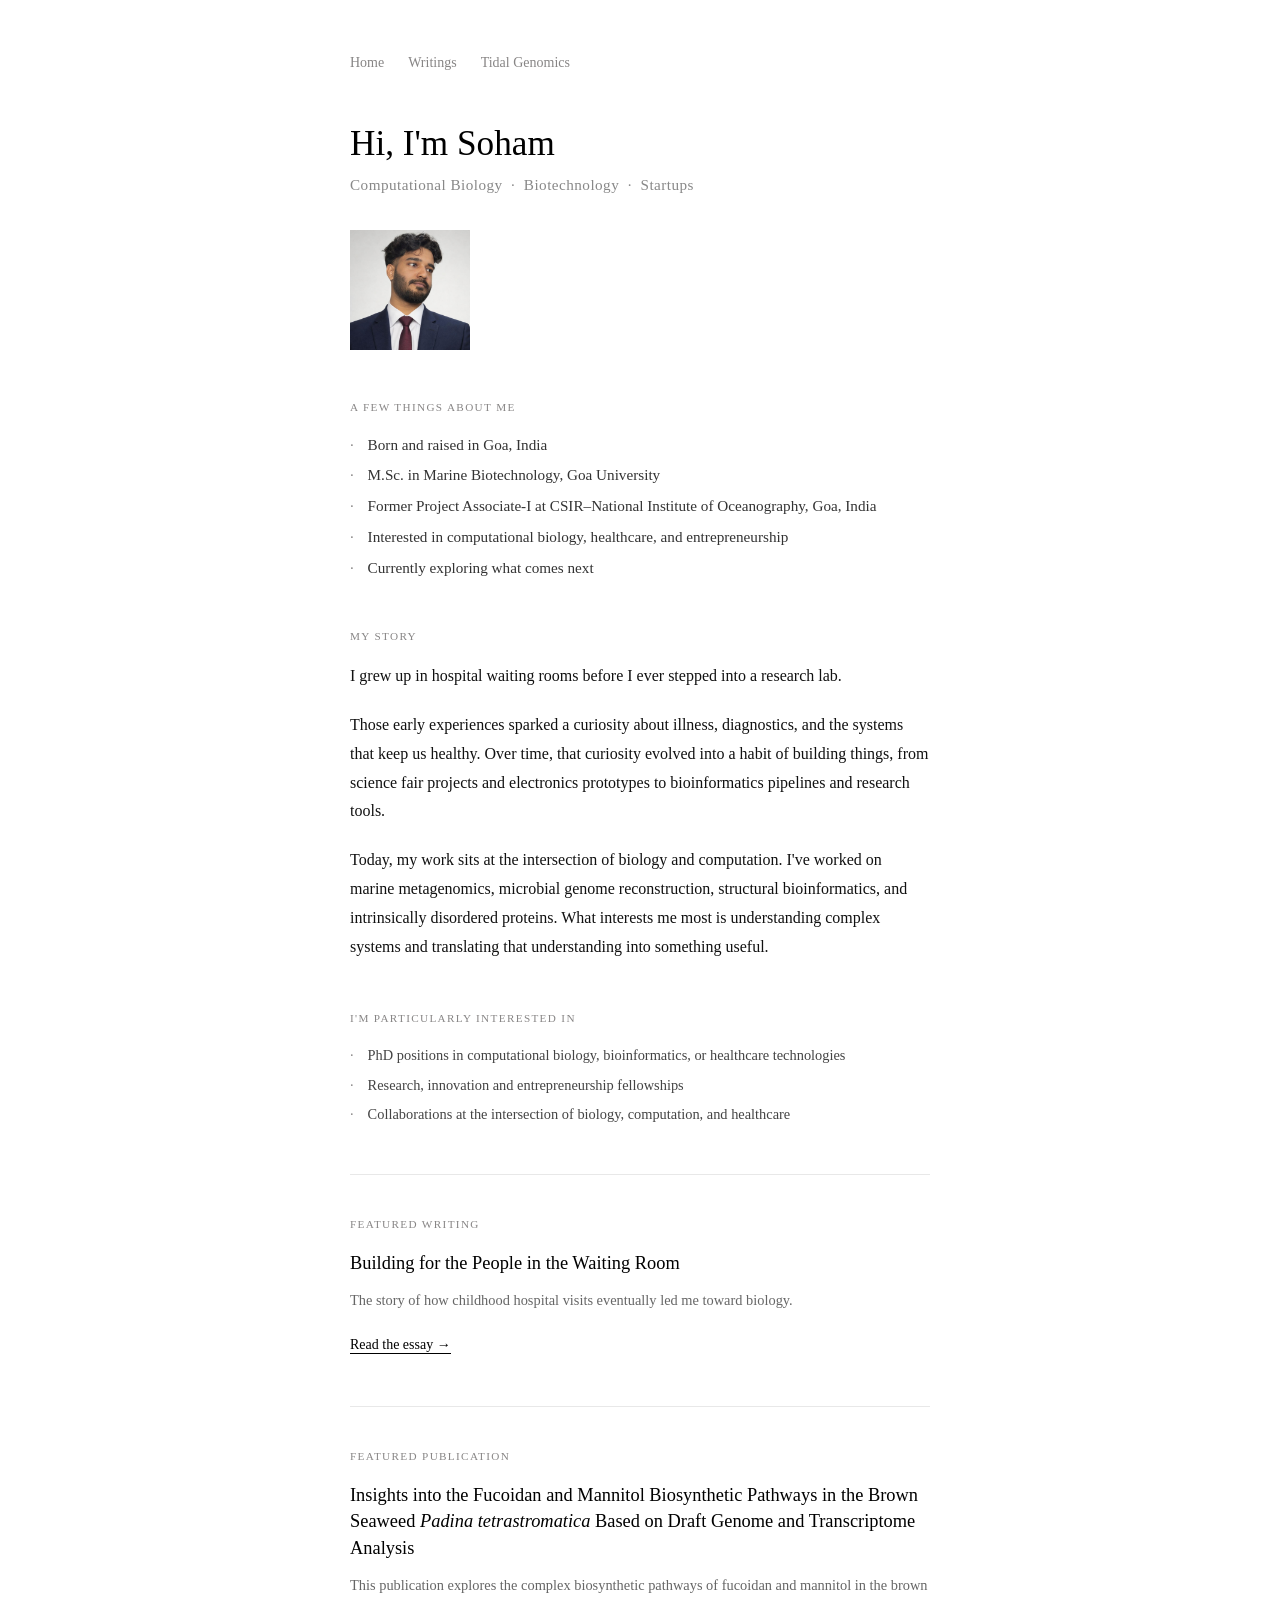
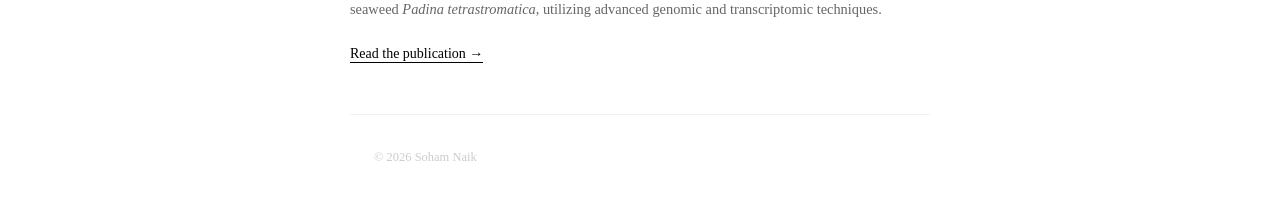
<file: index.html>
<!DOCTYPE html>
<html lang="en">
<head>
    <meta charset="UTF-8">
    <meta name="viewport" content="width=device-width, initial-scale=1.0">
    <title>Soham Naik</title>
    <meta name="description" content="Soham Naik — computational biologist, researcher, and builder from Goa, India.">
    <link rel="icon" href="main_character.png" type="image/png">
    <link rel="stylesheet" href="style.css">
</head>
<body>
    <div class="container">

        <nav class="menu">
            <a href="index.html">Home</a>
            <a href="writings.html">Writings</a>
            <a href="tidalgenomics/">Tidal Genomics</a>
        </nav>

        <div class="hero">
            <h1>Hi, I'm Soham</h1>
            <p class="subtitle">Computational Biology &nbsp;&middot;&nbsp; Biotechnology &nbsp;&middot;&nbsp; Startups</p>
        </div>

        <div class="profile-photo-container">
              <a
        href="https://www.linkedin.com/in/therealsohamnaik/"
        target="_blank"
        rel="noopener noreferrer" 
        aria-label="Visit Soham Naik's LinkedIn profile"
    >
            <img
                src="assets/newpfp.jpg"
                alt="Soham Naik"
                class="profile-photo"
                onerror="this.style.display='none'; this.nextElementSibling.style.display='flex';"
            >
            <div class="profile-placeholder">
                <svg width="120" height="120" viewBox="0 0 120 120" fill="none" xmlns="http://www.w3.org/2000/svg">
                    <rect width="120" height="120" fill="#f0f0f0"/>
                    <circle cx="60" cy="48" r="18" fill="#d0d0d0"/>
                    <path d="M24 100c0-19.9 16.1-36 36-36s36 16.1 36 36" fill="#d0d0d0"/>
                </svg>
            </div>
        </a>
        </div>

        <section class="section">
            <span class="section-label">A Few Things About Me</span>
            <ul class="about-list">
                <li>Born and raised in Goa, India</li>
                <li>M.Sc. in Marine Biotechnology, Goa University</li>
                <li>Former Project Associate-I at CSIR–National Institute of Oceanography, Goa, India</li>
                <li>Interested in computational biology, healthcare, and entrepreneurship</li>
                <li>Currently exploring what comes next</li>
            </ul>
        </section>

        <section class="section">
            <span class="section-label">My Story</span>
            <div class="story">
                <p>I grew up in hospital waiting rooms before I ever stepped into a research lab.</p>
                <p>Those early experiences sparked a curiosity about illness, diagnostics, and the systems that keep us healthy. Over time, that curiosity evolved into a habit of building things, from science fair projects and electronics prototypes to bioinformatics pipelines and research tools.</p>
                <p>Today, my work sits at the intersection of biology and computation. I've worked on marine metagenomics, microbial genome reconstruction, structural bioinformatics, and intrinsically disordered proteins. What interests me most is understanding complex systems and translating that understanding into something useful.</p>
            </div>
        </section>

        <section class="section">
            <span class="section-label">I'm particularly interested in</span>
            <ul class="interests-list">
                <li>PhD positions in computational biology, bioinformatics, or healthcare technologies</li>
                <li>Research, innovation and entrepreneurship fellowships</li>
                <li>Collaborations at the intersection of biology, computation, and healthcare</li>
            </ul>
        </section>

        <section class="featured">
            <span class="section-label">Featured Writing</span>
            <p class="featured-title">Building for the People in the Waiting Room</p>
            <p class="featured-description">The story of how childhood hospital visits eventually led me toward biology.</p>
            <a href="posts/building-for-the-people-in-the-waiting-room.html" class="featured-link">Read the essay &rarr;</a>
        </section>
        <section class="featured-publication">
            <span class="section-label">Featured Publication</span>
            <p class="featured-title">Insights into the Fucoidan and Mannitol Biosynthetic Pathways in the Brown Seaweed <i>Padina tetrastromatica</i> Based on Draft Genome and Transcriptome Analysis</p>
            <p class="featured-description">This publication explores the complex biosynthetic pathways of fucoidan and mannitol in the brown seaweed <i>Padina tetrastromatica</i>, utilizing advanced genomic and transcriptomic techniques.</p>
            <a href="https://link.springer.com/article/10.1007/s10126-026-10649-8" class="featured-link">Read the publication &rarr;</a>
        </section>
    </div>

    <footer class="footer">
        <p>&copy; 2026 Soham Naik</p>
    </footer>

    <script src="script.js"></script>
</body>
</html>
</file>
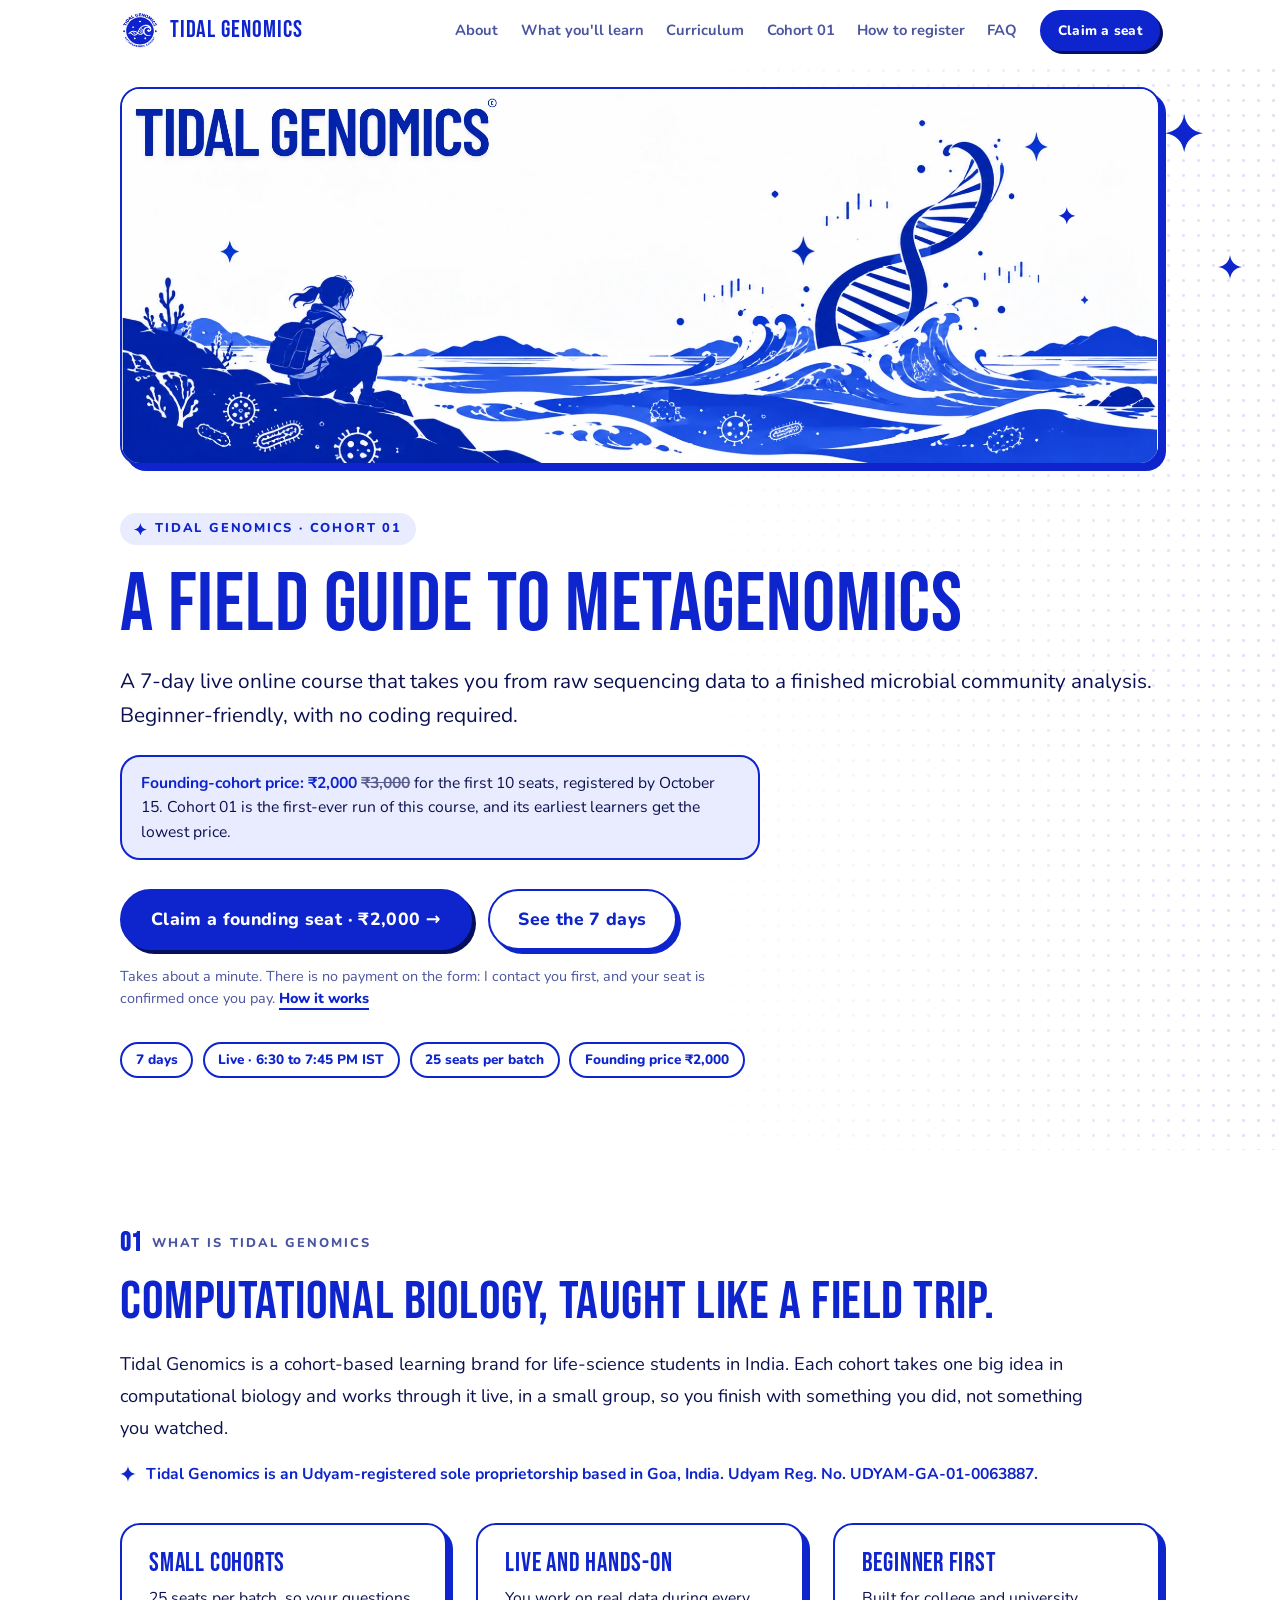
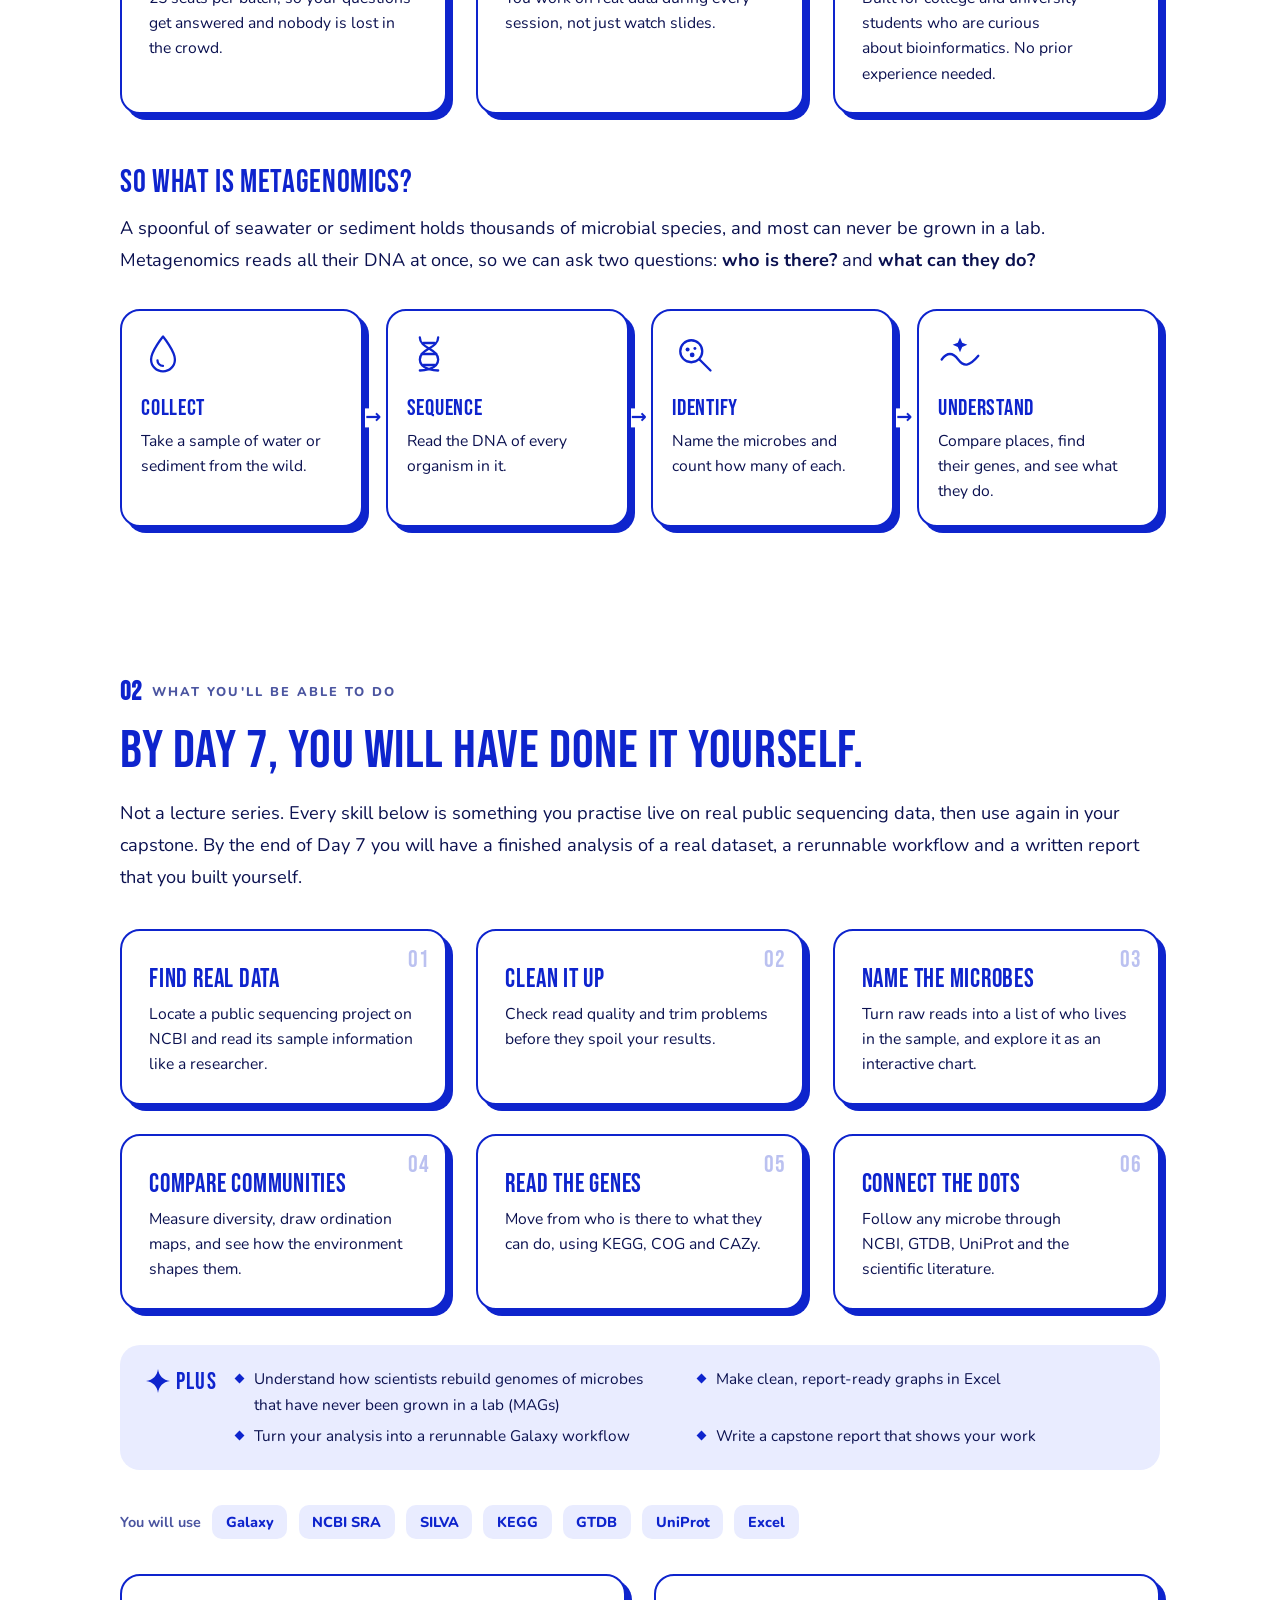
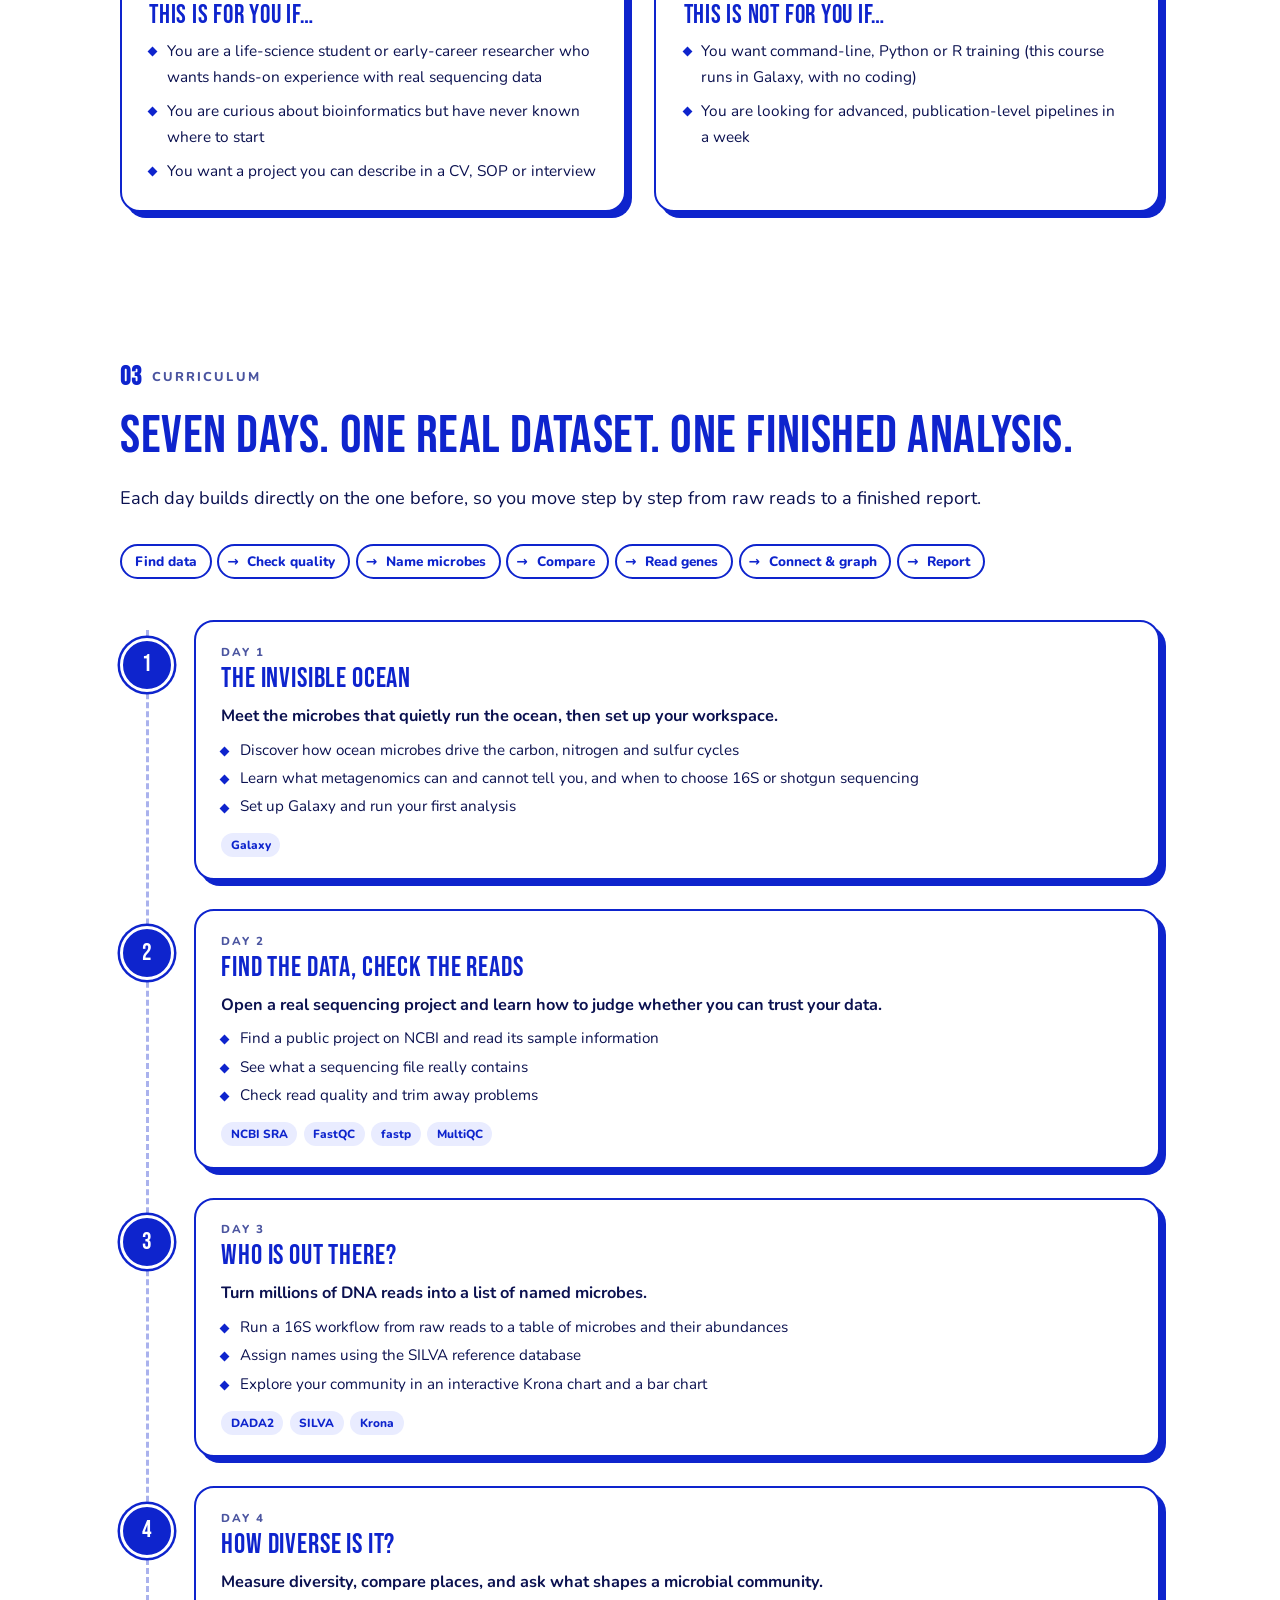
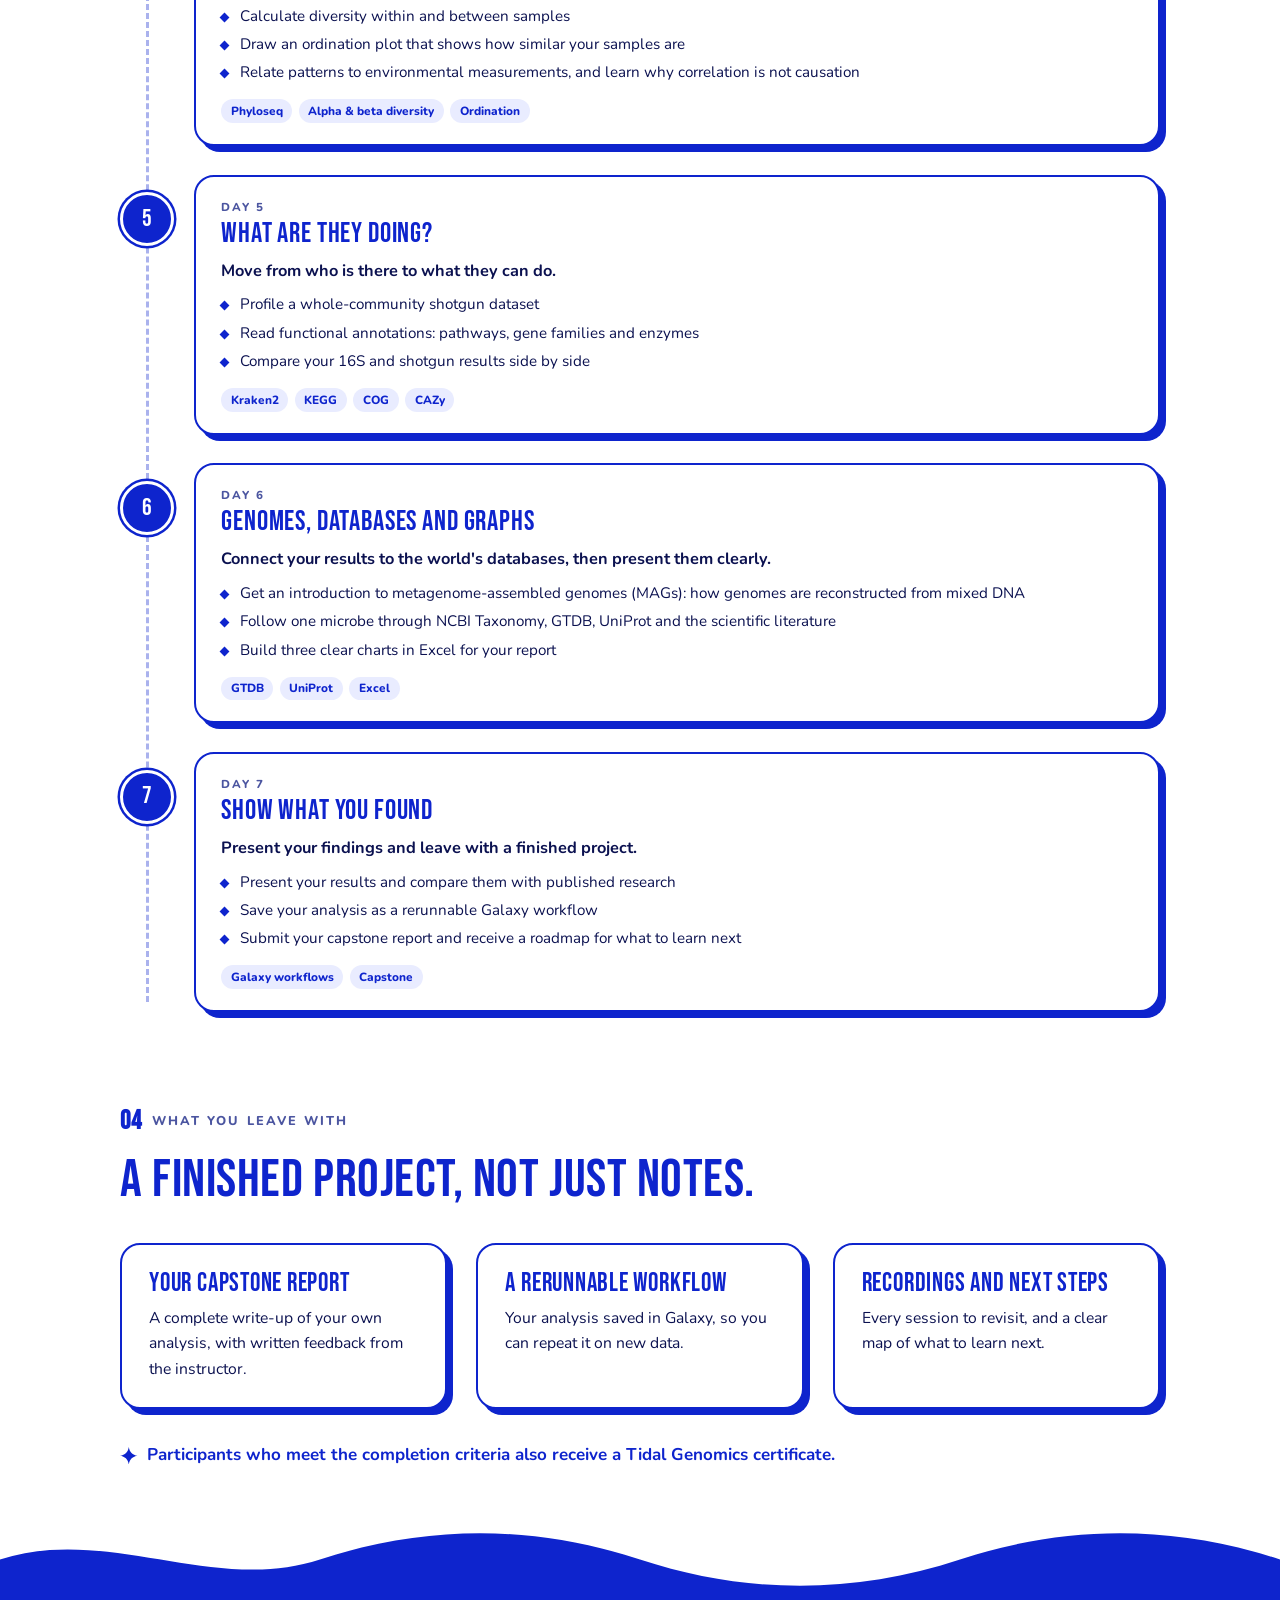
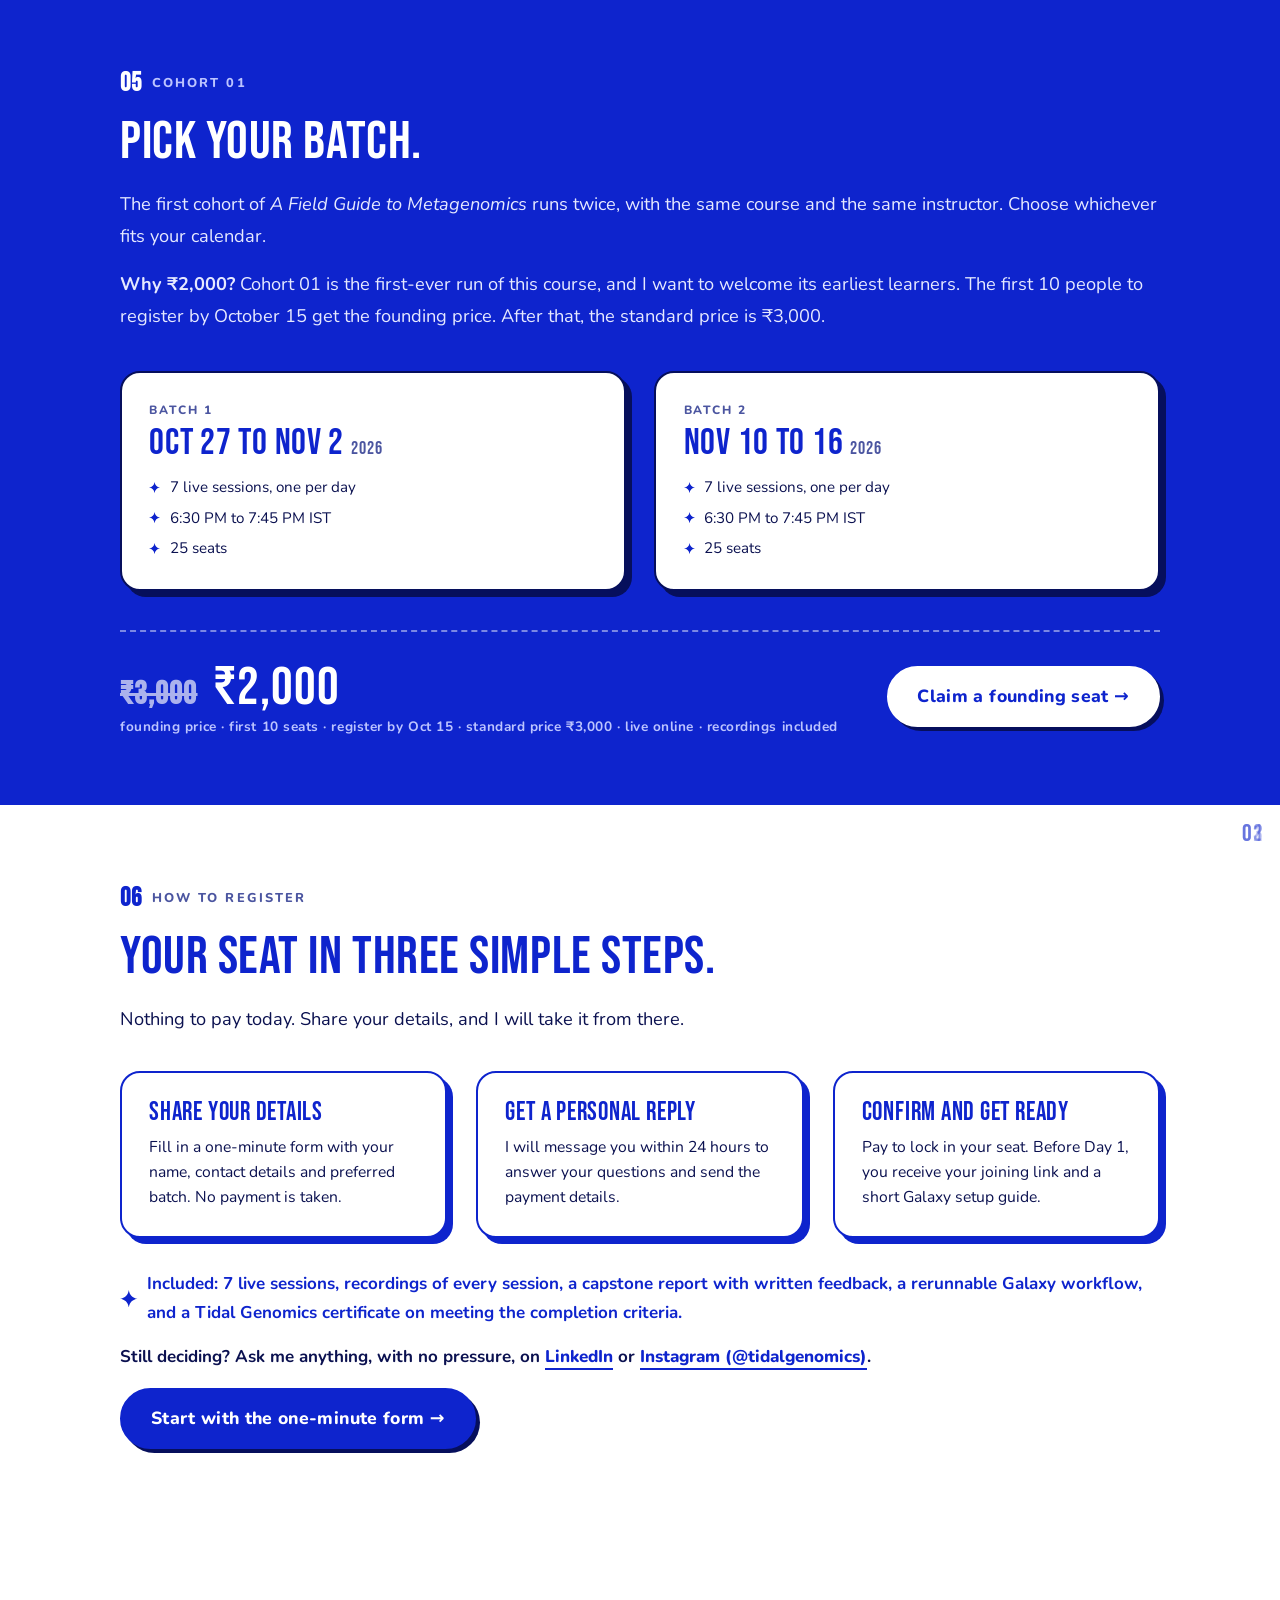
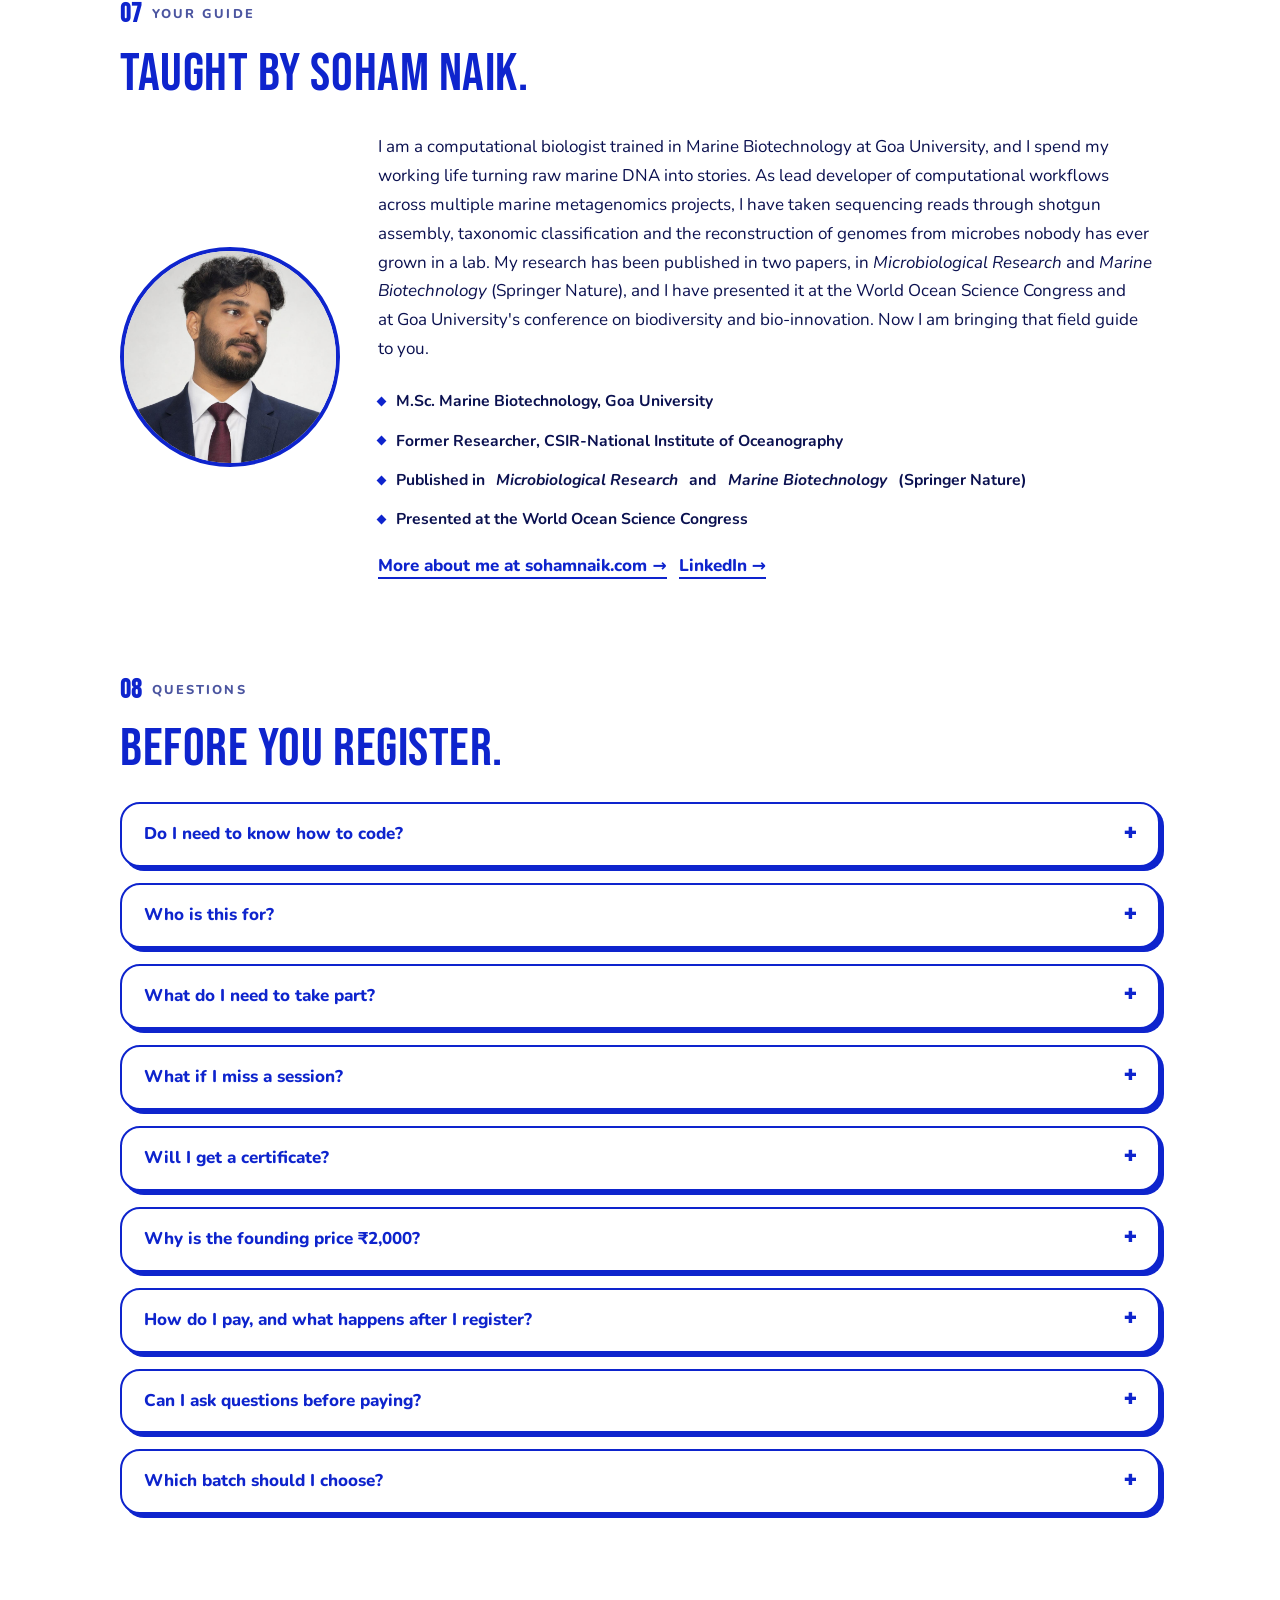
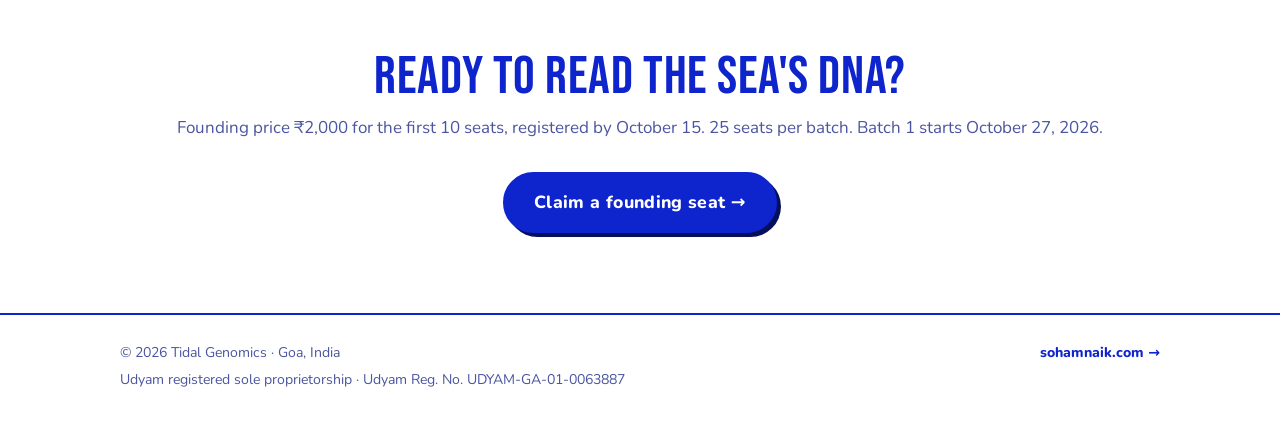
<file: tidalgenomics/index.html>
<!DOCTYPE html>
<html lang="en">
<head>
    <meta charset="UTF-8">
    <meta name="viewport" content="width=device-width, initial-scale=1.0">
    <title>Tidal Genomics | A Field Guide to Metagenomics</title>
    <meta name="description" content="A Field Guide to Metagenomics by Tidal Genomics: a 7-day live online course that takes you from raw sequencing data to a finished microbial community analysis. Beginner-friendly, no coding required. Batch 1 starts October 27, 2026.">
    <link rel="canonical" href="https://sohamnaik.com/tidalgenomics/">
    <link rel="icon" href="../assets/tidalgenomics/favicon.png" type="image/png">

    <meta property="og:type" content="website">
    <meta property="og:title" content="Tidal Genomics | A Field Guide to Metagenomics">
    <meta property="og:description" content="A 7-day live online course that takes you from raw sequencing data to a finished microbial community analysis. No coding required. 25 seats per batch. Batch 1 starts October 27, 2026.">
    <meta property="og:url" content="https://sohamnaik.com/tidalgenomics/">
    <meta property="og:image" content="https://sohamnaik.com/assets/tidalgenomics/header.png">
    <meta name="twitter:card" content="summary_large_image">
    <meta name="theme-color" content="#0e24cd">

    <link rel="preconnect" href="https://fonts.googleapis.com">
    <link rel="preconnect" href="https://fonts.gstatic.com" crossorigin>
    <link href="https://fonts.googleapis.com/css2?family=Bebas+Neue&family=Nunito:wght@400;600;700;800&display=swap" rel="stylesheet">
    <link rel="stylesheet" href="tidal.css">
</head>
<body>

    <svg width="0" height="0" style="position:absolute" aria-hidden="true" focusable="false">
        <symbol id="spark" viewBox="0 0 24 24">
            <path d="M12 0C13 7 17 11 24 12C17 13 13 17 12 24C11 17 7 13 0 12C7 11 11 7 12 0Z"/>
        </symbol>
    </svg>

    <header class="nav">
        <div class="wrap nav-inner">
            <a class="brand" href="#top" aria-label="Tidal Genomics, back to top">
                <img src="../assets/tidalgenomics/logo.png" alt="" width="40" height="40">
                <span>Tidal Genomics</span>
            </a>
            <nav class="nav-links" aria-label="Page sections">
                <a href="#about">About</a>
                <a href="#learn">What you'll learn</a>
                <a href="#curriculum">Curriculum</a>
                <a href="#cohort">Cohort 01</a>
                <a href="#how">How to register</a>
                <a href="#faq">FAQ</a>
                <a class="btn small" href="https://forms.gle/uAjSgJL6MWZtku8t5" target="_blank" rel="noopener">Claim a seat</a>
            </nav>
        </div>
    </header>

    <main id="top">

        <!-- ================= HERO ================= -->
        <section class="hero">
            <div class="wrap">
                <div class="banner">
                    <picture>
                        <source srcset="../assets/tidalgenomics/header.webp" type="image/webp">
                        <img src="../assets/tidalgenomics/header.png" width="2048" height="739"
                             alt="Tidal Genomics. A student sketches in a notebook on a rocky shore while a DNA helix rises from a breaking wave.">
                    </picture>
                </div>

                <div class="hero-copy">
                    <span class="kicker"><svg class="spark twinkle"><use href="#spark"/></svg> Tidal Genomics · Cohort 01</span>
                    <h1>A Field Guide to Metagenomics</h1>
                    <p class="lede">A 7-day live online course that takes you from raw sequencing data to a finished microbial community analysis. Beginner-friendly, with no coding required.</p>
                    <p class="offer"><strong>Founding-cohort price: ₹2,000</strong> <span class="was">₹3,000</span> for the first 10 seats, registered by October 15. Cohort 01 is the first-ever run of this course, and its earliest learners get the lowest price.</p>
                    <div class="hero-actions">
                        <a class="btn big" href="https://forms.gle/uAjSgJL6MWZtku8t5" target="_blank" rel="noopener">Claim a founding seat &middot; ₹2,000 &rarr;</a>
                        <a class="btn big ghost" href="#curriculum">See the 7 days</a>
                    </div>
                    <p class="cta-note">Takes about a minute. There is no payment on the form: I contact you first, and your seat is confirmed once you pay. <a class="text-link" href="#how">How it works</a></p>
                    <ul class="chips" aria-label="Course at a glance">
                        <li>7 days</li>
                        <li>Live · 6:30 to 7:45 PM IST</li>
                        <li>25 seats per batch</li>
                        <li>Founding price ₹2,000</li>
                    </ul>
                </div>

                <svg class="spark hero-spark a twinkle"><use href="#spark"/></svg>
                <svg class="spark hero-spark b twinkle d1"><use href="#spark"/></svg>
                <svg class="spark hero-spark c twinkle d2"><use href="#spark"/></svg>
            </div>
        </section>

        <!-- ================= 01 · TIDAL GENOMICS + METAGENOMICS EXPLAINER ================= -->
        <section class="chapter" id="about">
            <div class="wrap reveal">
                <div class="chapter-tag"><span class="num">01</span> What is Tidal Genomics</div>
                <h2>Computational biology, taught like a field trip.</h2>
                <p class="intro">Tidal Genomics is a cohort-based learning brand for life-science students in India. Each cohort takes one big idea in computational biology and works through it live, in a small group, so you finish with something you did, not something you watched.</p>

                <p class="udyam-line"><svg class="spark"><use href="#spark"/></svg> <span>Tidal Genomics is an Udyam-registered sole proprietorship based in Goa, India. <span class="nw">Udyam Reg. No. UDYAM-GA-01-0063887</span>.</span></p>

                <div class="grid-3">
                    <div class="panel">
                        <h3>Small cohorts</h3>
                        <p>25 seats per batch, so your questions get answered and nobody is lost in the crowd.</p>
                    </div>
                    <div class="panel">
                        <h3>Live and hands-on</h3>
                        <p>You work on real data during every session, not just watch slides.</p>
                    </div>
                    <div class="panel">
                        <h3>Beginner first</h3>
                        <p>Built for college and university students who are curious about bioinformatics. No prior experience needed.</p>
                    </div>
                </div>

                <h3 class="sub-head">So what is metagenomics?</h3>
                <p class="intro">A spoonful of seawater or sediment holds thousands of microbial species, and most can never be grown in a lab. Metagenomics reads all their DNA at once, so we can ask two questions: <strong class="nw">who is there?</strong> and <strong class="nw">what can they do?</strong></p>

                <ol class="steps4">
                    <li class="panel">
                        <svg class="ico" viewBox="0 0 48 48" aria-hidden="true"><path d="M24 5C24 5 11 21 11 30a13 13 0 0 0 26 0C37 21 24 5 24 5Z" fill="none" stroke="currentColor" stroke-width="2.5" stroke-linejoin="round"/><path d="M18 31a6 6 0 0 0 6 6" fill="none" stroke="currentColor" stroke-width="2.5" stroke-linecap="round"/></svg>
                        <h3>Collect</h3>
                        <p>Take a sample of water or sediment from the wild.</p>
                    </li>
                    <li class="panel">
                        <svg class="ico" viewBox="0 0 48 48" aria-hidden="true"><path d="M14 6C14 18 34 18 34 30S14 42 14 42M34 6C34 18 14 18 14 30S34 42 34 42" fill="none" stroke="currentColor" stroke-width="2.5" stroke-linecap="round"/><path d="M18 12h12M18 36h12M16 24h16" stroke="currentColor" stroke-width="2.5" stroke-linecap="round"/></svg>
                        <h3>Sequence</h3>
                        <p>Read the DNA of every organism in it.</p>
                    </li>
                    <li class="panel">
                        <svg class="ico" viewBox="0 0 48 48" aria-hidden="true"><circle cx="21" cy="21" r="12" fill="none" stroke="currentColor" stroke-width="2.5"/><path d="M30 30l12 12" stroke="currentColor" stroke-width="2.5" stroke-linecap="round"/><circle cx="17" cy="19" r="2.2" fill="currentColor"/><circle cx="25" cy="18" r="1.6" fill="currentColor"/><circle cx="22" cy="25" r="2.6" fill="currentColor"/></svg>
                        <h3>Identify</h3>
                        <p>Name the microbes and count how many of each.</p>
                    </li>
                    <li class="panel">
                        <svg class="ico" viewBox="0 0 48 48" aria-hidden="true"><path d="M4 30C10 22 16 22 22 30S34 38 44 26" fill="none" stroke="currentColor" stroke-width="2.5" stroke-linecap="round"/><path d="M24 6l2.4 5.6L32 14l-5.6 2.4L24 22l-2.4-5.6L16 14l5.6-2.4Z" fill="currentColor"/></svg>
                        <h3>Understand</h3>
                        <p>Compare places, find their genes, and see what they do.</p>
                    </li>
                </ol>
            </div>
        </section>

        <!-- ================= 02 · WHAT YOU'LL LEARN / BENEFITS ================= -->
        <section class="chapter" id="learn">
            <div class="wrap reveal">
                <div class="chapter-tag"><span class="num">02</span> What you'll be able to do</div>
                <h2>By Day 7, you will have done it yourself.</h2>
                <p class="intro">Not a lecture series. Every skill below is something you practise live on real public sequencing data, then use again in your capstone. By the end of Day 7 you will have a finished analysis of a real dataset, a rerunnable workflow and a written report that you built yourself.</p>

                <div class="grid-3 skills">
                    <div class="panel">
                        <span class="skill-n">01</span>
                        <h3>Find real data</h3>
                        <p>Locate a public sequencing project on NCBI and read its sample information like a researcher.</p>
                    </div>
                    <div class="panel">
                        <span class="skill-n">02</span>
                        <h3>Clean it up</h3>
                        <p>Check read quality and trim problems before they spoil your results.</p>
                    </div>
                    <div class="panel">
                        <span class="skill-n">03</span>
                        <h3>Name the microbes</h3>
                        <p>Turn raw reads into a list of who lives in the sample, and explore it as an interactive chart.</p>
                    </div>
                    <div class="panel">
                        <span class="skill-n">04</span>
                        <h3>Compare communities</h3>
                        <p>Measure diversity, draw ordination maps, and see how the environment shapes them.</p>
                    </div>
                    <div class="panel">
                        <span class="skill-n">05</span>
                        <h3>Read the genes</h3>
                        <p>Move from who is there to what they can do, using KEGG, COG and CAZy.</p>
                    </div>
                    <div class="panel">
                        <span class="skill-n">06</span>
                        <h3>Connect the dots</h3>
                        <p>Follow any microbe through NCBI, GTDB, UniProt and the scientific literature.</p>
                    </div>
                </div>

                <div class="plus">
                    <span class="plus-label"><svg class="spark"><use href="#spark"/></svg> Plus</span>
                    <ul>
                        <li>Understand how scientists rebuild genomes of microbes that have never been grown in a lab (MAGs)</li>
                        <li>Make clean, report-ready graphs in Excel</li>
                        <li>Turn your analysis into a rerunnable Galaxy workflow</li>
                        <li>Write a capstone report that shows your work</li>
                    </ul>
                </div>

                <div class="tools" aria-label="Tools and databases you will use">
                    <span>You will use</span>
                    <span class="tool">Galaxy</span>
                    <span class="tool">NCBI SRA</span>
                    <span class="tool">SILVA</span>
                    <span class="tool">KEGG</span>
                    <span class="tool">GTDB</span>
                    <span class="tool">UniProt</span>
                    <span class="tool">Excel</span>
                </div>

                <div class="fit">
                    <div class="panel">
                        <h3>This is for you if&hellip;</h3>
                        <ul>
                            <li>You are a life-science student or early-career researcher who wants hands-on experience with real sequencing data</li>
                            <li>You are curious about bioinformatics but have never known where to start</li>
                            <li>You want a project you can describe in a CV, SOP or interview</li>
                        </ul>
                    </div>
                    <div class="panel">
                        <h3>This is not for you if&hellip;</h3>
                        <ul>
                            <li>You want command-line, Python or R training (this course runs in Galaxy, with no coding)</li>
                            <li>You are looking for advanced, publication-level pipelines in a week</li>
                        </ul>
                    </div>
                </div>
            </div>
        </section>

        <!-- ================= 03 · CURRICULUM ================= -->
        <section class="chapter" id="curriculum">
            <div class="wrap reveal">
                <div class="chapter-tag"><span class="num">03</span> Curriculum</div>
                <h2>Seven days. One real dataset. One finished analysis.</h2>
                <p class="intro">Each day builds directly on the one before, so you move step by step from raw reads to a finished report.</p>

                <ol class="pipeline" aria-label="The week as a pipeline">
                    <li>Find data</li>
                    <li>Check quality</li>
                    <li>Name microbes</li>
                    <li>Compare</li>
                    <li>Read genes</li>
                    <li>Connect &amp; graph</li>
                    <li>Report</li>
                </ol>

                <ol class="timeline">
                    <li class="day reveal">
                        <span class="node">1</span>
                        <div class="panel">
                            <div class="when">Day 1</div>
                            <h3>The Invisible Ocean</h3>
                            <p class="hook">Meet the microbes that quietly run the ocean, then set up your workspace.</p>
                            <ul class="does">
                                <li>Discover how ocean microbes drive the carbon, nitrogen and sulfur cycles</li>
                                <li>Learn what metagenomics can and cannot tell you, and when to choose 16S or shotgun sequencing</li>
                                <li>Set up Galaxy and run your first analysis</li>
                            </ul>
                            <div class="mini-tools"><span>Galaxy</span></div>
                        </div>
                    </li>
                    <li class="day reveal">
                        <span class="node">2</span>
                        <div class="panel">
                            <div class="when">Day 2</div>
                            <h3>Find the Data, Check the Reads</h3>
                            <p class="hook">Open a real sequencing project and learn how to judge whether you can trust your data.</p>
                            <ul class="does">
                                <li>Find a public project on NCBI and read its sample information</li>
                                <li>See what a sequencing file really contains</li>
                                <li>Check read quality and trim away problems</li>
                            </ul>
                            <div class="mini-tools"><span>NCBI SRA</span><span>FastQC</span><span>fastp</span><span>MultiQC</span></div>
                        </div>
                    </li>
                    <li class="day reveal">
                        <span class="node">3</span>
                        <div class="panel">
                            <div class="when">Day 3</div>
                            <h3>Who Is Out There?</h3>
                            <p class="hook">Turn millions of DNA reads into a list of named microbes.</p>
                            <ul class="does">
                                <li>Run a 16S workflow from raw reads to a table of microbes and their abundances</li>
                                <li>Assign names using the SILVA reference database</li>
                                <li>Explore your community in an interactive Krona chart and a bar chart</li>
                            </ul>
                            <div class="mini-tools"><span>DADA2</span><span>SILVA</span><span>Krona</span></div>
                        </div>
                    </li>
                    <li class="day reveal">
                        <span class="node">4</span>
                        <div class="panel">
                            <div class="when">Day 4</div>
                            <h3>How Diverse Is It?</h3>
                            <p class="hook">Measure diversity, compare places, and ask what shapes a microbial community.</p>
                            <ul class="does">
                                <li>Calculate diversity within and between samples</li>
                                <li>Draw an ordination plot that shows how similar your samples are</li>
                                <li>Relate patterns to environmental measurements, and learn why correlation is not causation</li>
                            </ul>
                            <div class="mini-tools"><span>Phyloseq</span><span>Alpha &amp; beta diversity</span><span>Ordination</span></div>
                        </div>
                    </li>
                    <li class="day reveal">
                        <span class="node">5</span>
                        <div class="panel">
                            <div class="when">Day 5</div>
                            <h3>What Are They Doing?</h3>
                            <p class="hook">Move from who is there to what they can do.</p>
                            <ul class="does">
                                <li>Profile a whole-community shotgun dataset</li>
                                <li>Read functional annotations: pathways, gene families and enzymes</li>
                                <li>Compare your 16S and shotgun results side by side</li>
                            </ul>
                            <div class="mini-tools"><span>Kraken2</span><span>KEGG</span><span>COG</span><span>CAZy</span></div>
                        </div>
                    </li>
                    <li class="day reveal">
                        <span class="node">6</span>
                        <div class="panel">
                            <div class="when">Day 6</div>
                            <h3>Genomes, Databases and Graphs</h3>
                            <p class="hook">Connect your results to the world&#39;s databases, then present them clearly.</p>
                            <ul class="does">
                                <li>Get an introduction to metagenome-assembled genomes (MAGs): how genomes are reconstructed from mixed DNA</li>
                                <li>Follow one microbe through NCBI Taxonomy, GTDB, UniProt and the scientific literature</li>
                                <li>Build three clear charts in Excel for your report</li>
                            </ul>
                            <div class="mini-tools"><span>GTDB</span><span>UniProt</span><span>Excel</span></div>
                        </div>
                    </li>
                    <li class="day reveal">
                        <span class="node">7</span>
                        <div class="panel">
                            <div class="when">Day 7</div>
                            <h3>Show What You Found</h3>
                            <p class="hook">Present your findings and leave with a finished project.</p>
                            <ul class="does">
                                <li>Present your results and compare them with published research</li>
                                <li>Save your analysis as a rerunnable Galaxy workflow</li>
                                <li>Submit your capstone report and receive a roadmap for what to learn next</li>
                            </ul>
                            <div class="mini-tools"><span>Galaxy workflows</span><span>Capstone</span></div>
                        </div>
                    </li>
                </ol>
            </div>
        </section>

        <!-- ================= LEAVE WITH ================= -->
        <section class="chapter" id="leave" style="padding-top:1rem">
            <div class="wrap reveal">
                <div class="chapter-tag"><span class="num">04</span> What you leave with</div>
                <h2>A finished project, not just notes.</h2>
                <div class="grid-3">
                    <div class="panel">
                        <h3>Your capstone report</h3>
                        <p>A complete write-up of your own analysis, with written feedback from the instructor.</p>
                    </div>
                    <div class="panel">
                        <h3>A rerunnable workflow</h3>
                        <p>Your analysis saved in Galaxy, so you can repeat it on new data.</p>
                    </div>
                    <div class="panel">
                        <h3>Recordings and next steps</h3>
                        <p>Every session to revisit, and a clear map of what to learn next.</p>
                    </div>
                </div>
                <p class="cert-line"><svg class="spark"><use href="#spark"/></svg> Participants who meet the completion criteria also receive a Tidal Genomics certificate.</p>
            </div>
        </section>

        <!-- ================= 05 · COHORT 01 ================= -->
        <section class="band" id="cohort">
            <svg class="wave" viewBox="0 0 1440 80" preserveAspectRatio="none" aria-hidden="true">
                <path d="M0 44C120 4 240 84 360 44S600 4 720 44S960 84 1080 44S1320 4 1440 44V80H0Z"/>
            </svg>
            <div class="chapter">
                <div class="wrap reveal">
                    <div class="chapter-tag"><span class="num">05</span> Cohort 01</div>
                    <h2>Pick your batch.</h2>
                    <p class="intro">The first cohort of <em>A Field Guide to Metagenomics</em> runs twice, with the same course and the same instructor. Choose whichever fits your calendar.</p>
                    <p class="intro founding-why"><strong>Why ₹2,000?</strong> Cohort 01 is the first-ever run of this course, and I want to welcome its earliest learners. The first 10 people to register by October 15 get the founding price. After that, the standard price is ₹3,000.</p>

                    <div class="batch-grid">
                        <div class="batch">
                            <div class="label">Batch 1</div>
                            <div class="dates"><span class="nw">Oct 27 to Nov 2</span> <small>2026</small></div>
                            <ul>
                                <li><svg class="spark"><use href="#spark"/></svg> 7 live sessions, one per day</li>
                                <li><svg class="spark"><use href="#spark"/></svg> 6:30 PM to 7:45 PM IST</li>
                                <li><svg class="spark"><use href="#spark"/></svg> 25 seats</li>
                            </ul>
                        </div>
                        <div class="batch">
                            <div class="label">Batch 2</div>
                            <div class="dates"><span class="nw">Nov 10 to 16</span> <small>2026</small></div>
                            <ul>
                                <li><svg class="spark"><use href="#spark"/></svg> 7 live sessions, one per day</li>
                                <li><svg class="spark"><use href="#spark"/></svg> 6:30 PM to 7:45 PM IST</li>
                                <li><svg class="spark"><use href="#spark"/></svg> 25 seats</li>
                            </ul>
                        </div>
                    </div>

                    <div class="price-row">
                        <div class="price"><span class="was">₹3,000</span> ₹2,000<small>founding price · first 10 seats · register by Oct 15 · standard price ₹3,000 · live online · recordings included</small></div>
                        <a class="btn big" href="https://forms.gle/uAjSgJL6MWZtku8t5" target="_blank" rel="noopener">Claim a founding seat &rarr;</a>
                    </div>
                </div>
            </div>
        </section>

        <!-- ================= HOW REGISTRATION WORKS ================= -->
        <section class="chapter" id="how">
            <div class="wrap reveal">
                <div class="chapter-tag"><span class="num">06</span> How to register</div>
                <h2>Your seat in three simple steps.</h2>
                <p class="intro">Nothing to pay today. Share your details, and I will take it from there.</p>
                <ol class="grid-3 how-steps">
                    <li class="panel">
                        <span class="skill-n">01</span>
                        <h3>Share your details</h3>
                        <p>Fill in a one-minute form with your name, contact details and preferred batch. No payment is taken.</p>
                    </li>
                    <li class="panel">
                        <span class="skill-n">02</span>
                        <h3>Get a personal reply</h3>
                        <p>I will message you within 24 hours to answer your questions and send the payment details.</p>
                    </li>
                    <li class="panel">
                        <span class="skill-n">03</span>
                        <h3>Confirm and get ready</h3>
                        <p>Pay to lock in your seat. Before Day 1, you receive your joining link and a short Galaxy setup guide.</p>
                    </li>
                </ol>
                <p class="cert-line"><svg class="spark"><use href="#spark"/></svg> Included: 7 live sessions, recordings of every session, a capstone report with written feedback, a rerunnable Galaxy workflow, and a Tidal Genomics certificate on meeting the completion criteria.</p>
                <p class="contact-line">Still deciding? Ask me anything, with no pressure, on <a class="text-link" href="https://www.linkedin.com/in/therealsohamnaik/" target="_blank" rel="noopener">LinkedIn</a> or <a class="text-link" href="https://www.instagram.com/tidalgenomics/" target="_blank" rel="noopener">Instagram (@tidalgenomics)</a>.</p>
                <p class="how-cta"><a class="btn big" href="https://forms.gle/uAjSgJL6MWZtku8t5" target="_blank" rel="noopener">Start with the one-minute form &rarr;</a></p>
                <!-- PENDING APPROVAL, enable once confirmed by Soham:
                     1. WhatsApp chat button / email (needs number and address)
                     2. Refund and cancellation policy, proposed wording:
                        "Full refund up to 3 days before the batch starts. If a batch is cancelled or moves, you get a full refund or a seat in the next batch."
                     3. Free taster session block (needs date, time and sign-up link)
                -->
            </div>
        </section>

        <!-- ================= 07 · GUIDE ================= -->
        <section class="chapter" id="instructor">
            <div class="wrap reveal">
                <div class="chapter-tag"><span class="num">07</span> Your guide</div>
                <h2>Taught by Soham Naik.</h2>
                <div class="instructor">
                    <div class="badge">
                        <img src="../assets/newpfp.jpg" alt="Soham Naik, founder and instructor of Tidal Genomics" width="220" height="220" loading="lazy">
                    </div>
                    <div>
                        <p>I am a computational biologist trained in Marine Biotechnology at Goa University, and I spend my working life turning raw marine DNA into stories. As lead developer of computational workflows across multiple marine metagenomics projects, I have taken sequencing reads through shotgun assembly, taxonomic classification and the reconstruction of genomes from microbes nobody has ever grown in a lab. My research has been published in two papers, in <em>Microbiological Research</em> and <em>Marine Biotechnology</em> (Springer Nature), and I have presented it at the World Ocean Science Congress and at Goa University's conference on biodiversity and bio-innovation. Now I am bringing that field guide to you.</p>
                        <ul class="creds" aria-label="Instructor background">
                            <li>M.Sc. Marine Biotechnology, Goa University</li>
                            <li>Former Researcher, CSIR-National Institute of Oceanography</li>
                            <li>Published in <em>Microbiological Research</em> and <em>Marine Biotechnology</em> (Springer Nature)</li>
                            <li>Presented at the World Ocean Science Congress</li>
                        </ul>
                        <p style="margin-top:1.2rem"><a class="text-link" href="../index.html">More about me at sohamnaik.com &rarr;</a> &nbsp; <a class="text-link" href="https://www.linkedin.com/in/therealsohamnaik/" target="_blank" rel="noopener">LinkedIn &rarr;</a></p>
                    </div>
                </div>
            </div>
        </section>

        <!-- ================= FAQ ================= -->
        <section class="chapter" id="faq" style="padding-top:1rem">
            <div class="wrap reveal">
                <div class="chapter-tag"><span class="num">08</span> Questions</div>
                <h2>Before you register.</h2>
                <div class="faq">
                    <details>
                        <summary>Do I need to know how to code?</summary>
                        <p>No. Every analysis runs in your browser through Galaxy, a free platform used by researchers worldwide. You learn what each step does and why, which carries over to any tool you use later.</p>
                    </details>
                    <details>
                        <summary>Who is this for?</summary>
                        <p>If you are curious about how biology meets data, you belong here. The course welcomes college and university students from any life-science background, early-career researchers, and anyone who wants to learn bioinformatics from the ground up. No prior knowledge is needed, only curiosity and a willingness to try.</p>
                    </details>
                    <details>
                        <summary>What do I need to take part?</summary>
                        <p>A laptop or desktop with a stable internet connection, a free Galaxy account (we set it up together on Day 1), and Excel or Google Sheets for Day 6.</p>
                    </details>
                    <details>
                        <summary>What if I miss a session?</summary>
                        <p>Every live session is recorded and shared with the cohort, so you can catch up in your own time.</p>
                    </details>
                    <details>
                        <summary>Will I get a certificate?</summary>
                        <p>Yes, for participants who meet the completion criteria, which are shared at the start of the course.</p>
                    </details>
                    <details>
                        <summary>Why is the founding price ₹2,000?</summary>
                        <p>Cohort 01 is the first time this course runs, so the first 10 seats, registered by October 15, are offered at a founding price of ₹2,000 to welcome our earliest learners. The standard price is ₹3,000.</p>
                    </details>
                    <details>
                        <summary>How do I pay, and what happens after I register?</summary>
                        <p>The form does not take payment. After you submit it, I contact you within 24 hours with the payment details and answer any questions. Your seat is confirmed once payment is received. <a class="text-link" href="#how">See the steps</a>.</p>
                    </details>
                    <details>
                        <summary>Can I ask questions before paying?</summary>
                        <p>Yes. Message me on <a class="text-link" href="https://www.linkedin.com/in/therealsohamnaik/" target="_blank" rel="noopener">LinkedIn</a> or <a class="text-link" href="https://www.instagram.com/tidalgenomics/" target="_blank" rel="noopener">Instagram</a>, or mention your question on the form and I will answer when I contact you.</p>
                    </details>
                    <details>
                        <summary>Which batch should I choose?</summary>
                        <p>Both batches teach the same course with the same instructor, so pick whichever dates suit you. Seats are limited to 25 per batch. <a class="text-link" href="https://forms.gle/uAjSgJL6MWZtku8t5" target="_blank" rel="noopener">Register here</a>.</p>
                    </details>
                </div>
            </div>
        </section>

        <!-- ================= FINAL CTA ================= -->
        <section class="final">
            <div class="wrap reveal">
                <h2>Ready to read the sea's DNA?</h2>
                <p>Founding price ₹2,000 for the first 10 seats, registered by October 15. 25 seats per batch. Batch 1 starts October 27, 2026.</p>
                <a class="btn big" href="https://forms.gle/uAjSgJL6MWZtku8t5" target="_blank" rel="noopener">Claim a founding seat &rarr;</a>
            </div>
        </section>

    </main>

    <footer class="footer">
        <div class="wrap footer-inner">
            <div class="footer-legal">
                <span>&copy; 2026 Tidal Genomics · Goa, India</span>
                <span>Udyam registered sole proprietorship · <span class="nw">Udyam Reg. No. UDYAM-GA-01-0063887</span></span>
            </div>
            <a href="../index.html">sohamnaik.com &rarr;</a>
        </div>
    </footer>

    <script src="tidal.js"></script>
</body>
</html>
</file>
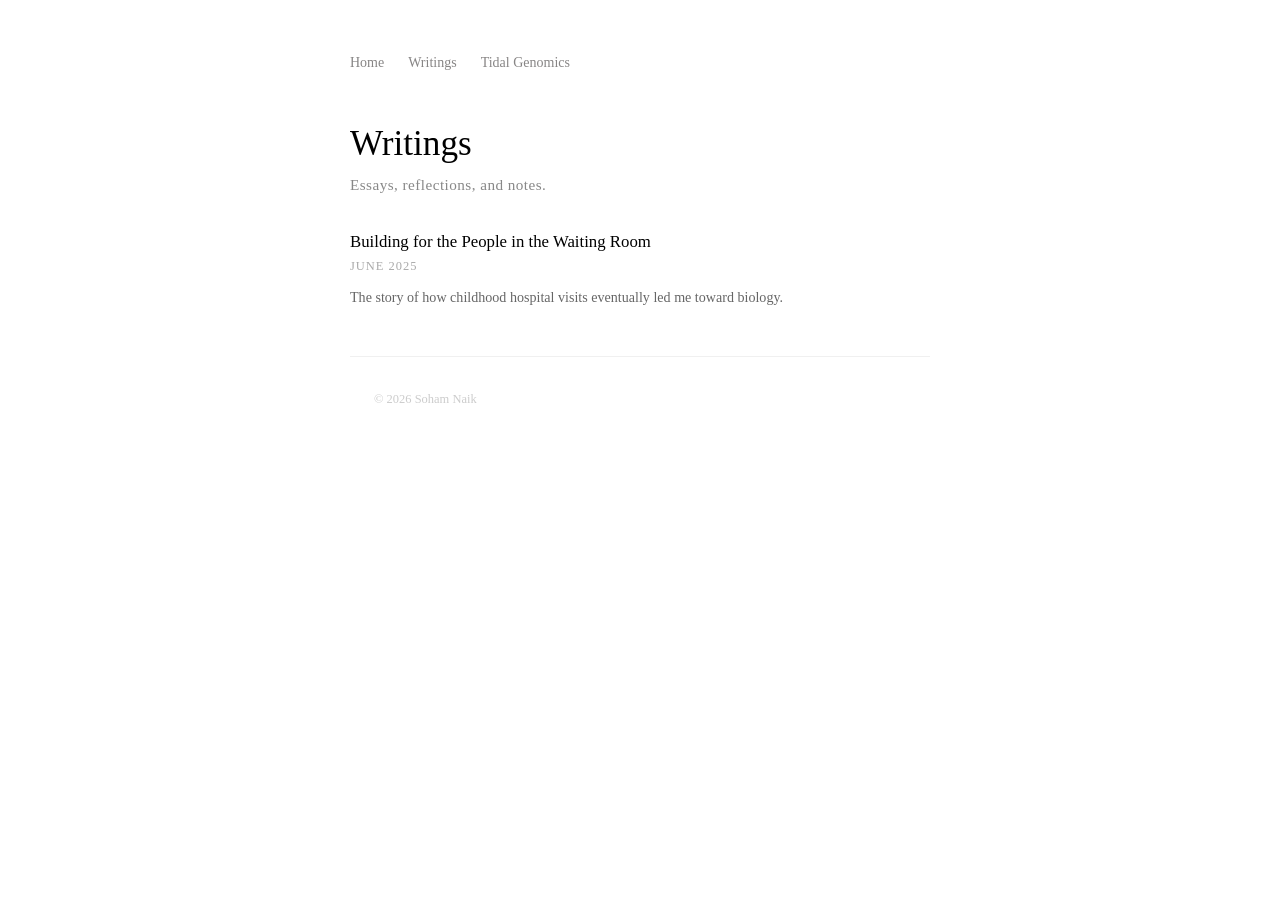
<file: writings.html>
<!DOCTYPE html>
<html lang="en">
<head>
    <meta charset="UTF-8">
    <meta name="viewport" content="width=device-width, initial-scale=1.0">
    <title>Writings — Soham Naik</title>
    <meta name="description" content="Essays and reflections by Soham Naik">
    <link rel="icon" href="main_character.png" type="image/png">
    <link rel="stylesheet" href="style.css">
</head>
<body>
    <div class="container">

        <nav class="menu">
            <a href="index.html">Home</a>
            <a href="writings.html">Writings</a>
            <a href="tidalgenomics/">Tidal Genomics</a>
        </nav>

        <div class="hero">
            <h1>Writings</h1>
            <p class="subtitle">Essays, reflections, and notes.</p>
        </div>

        <div class="writings-list">

            <div class="writing-item">
                <p class="writing-item-title">
                    <a href="posts/building-for-the-people-in-the-waiting-room.html">Building for the People in the Waiting Room</a>
                </p>
                <p class="writing-item-meta">June 2025</p>
                <p class="writing-item-description">The story of how childhood hospital visits eventually led me toward biology.</p>
            </div>
        </div>

    </div>

    <footer class="footer">
        <p>&copy; 2026 Soham Naik</p>
    </footer>

    <script src="script.js"></script>
</body>
</html>
</file>
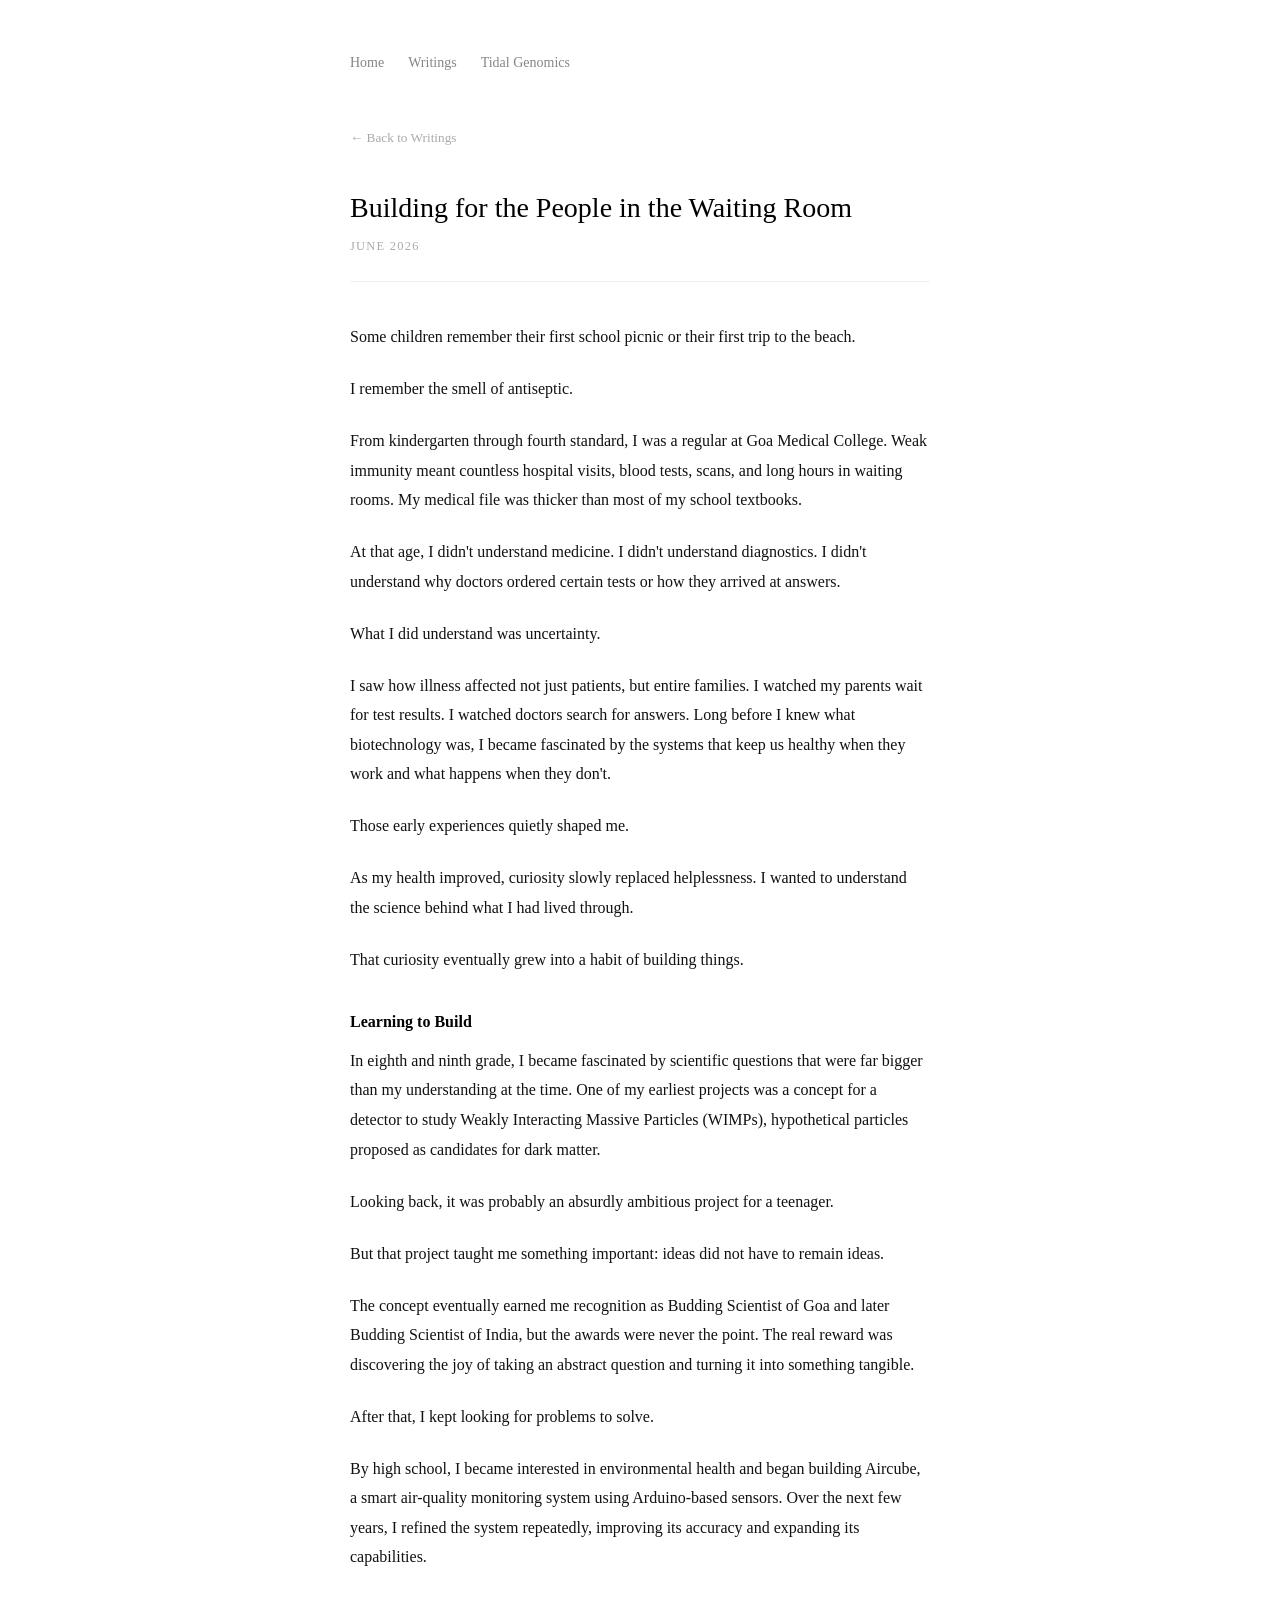
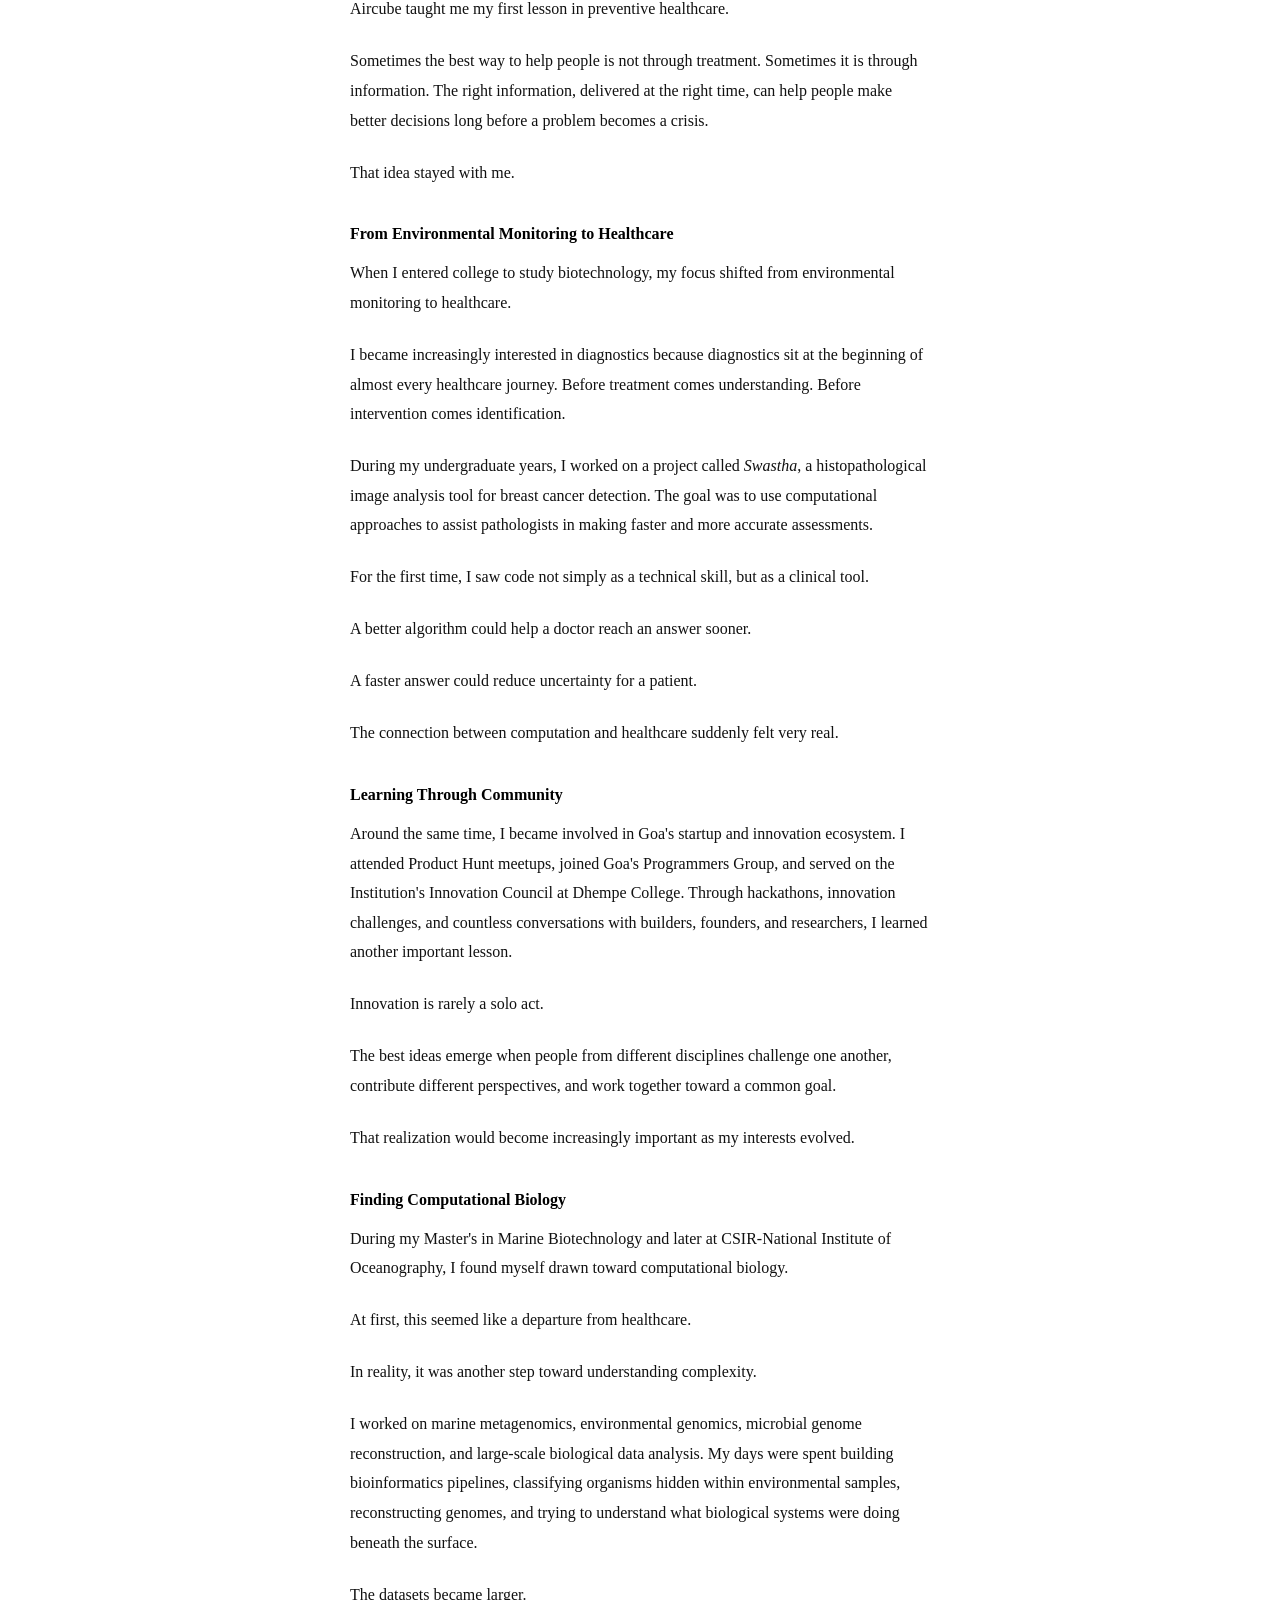
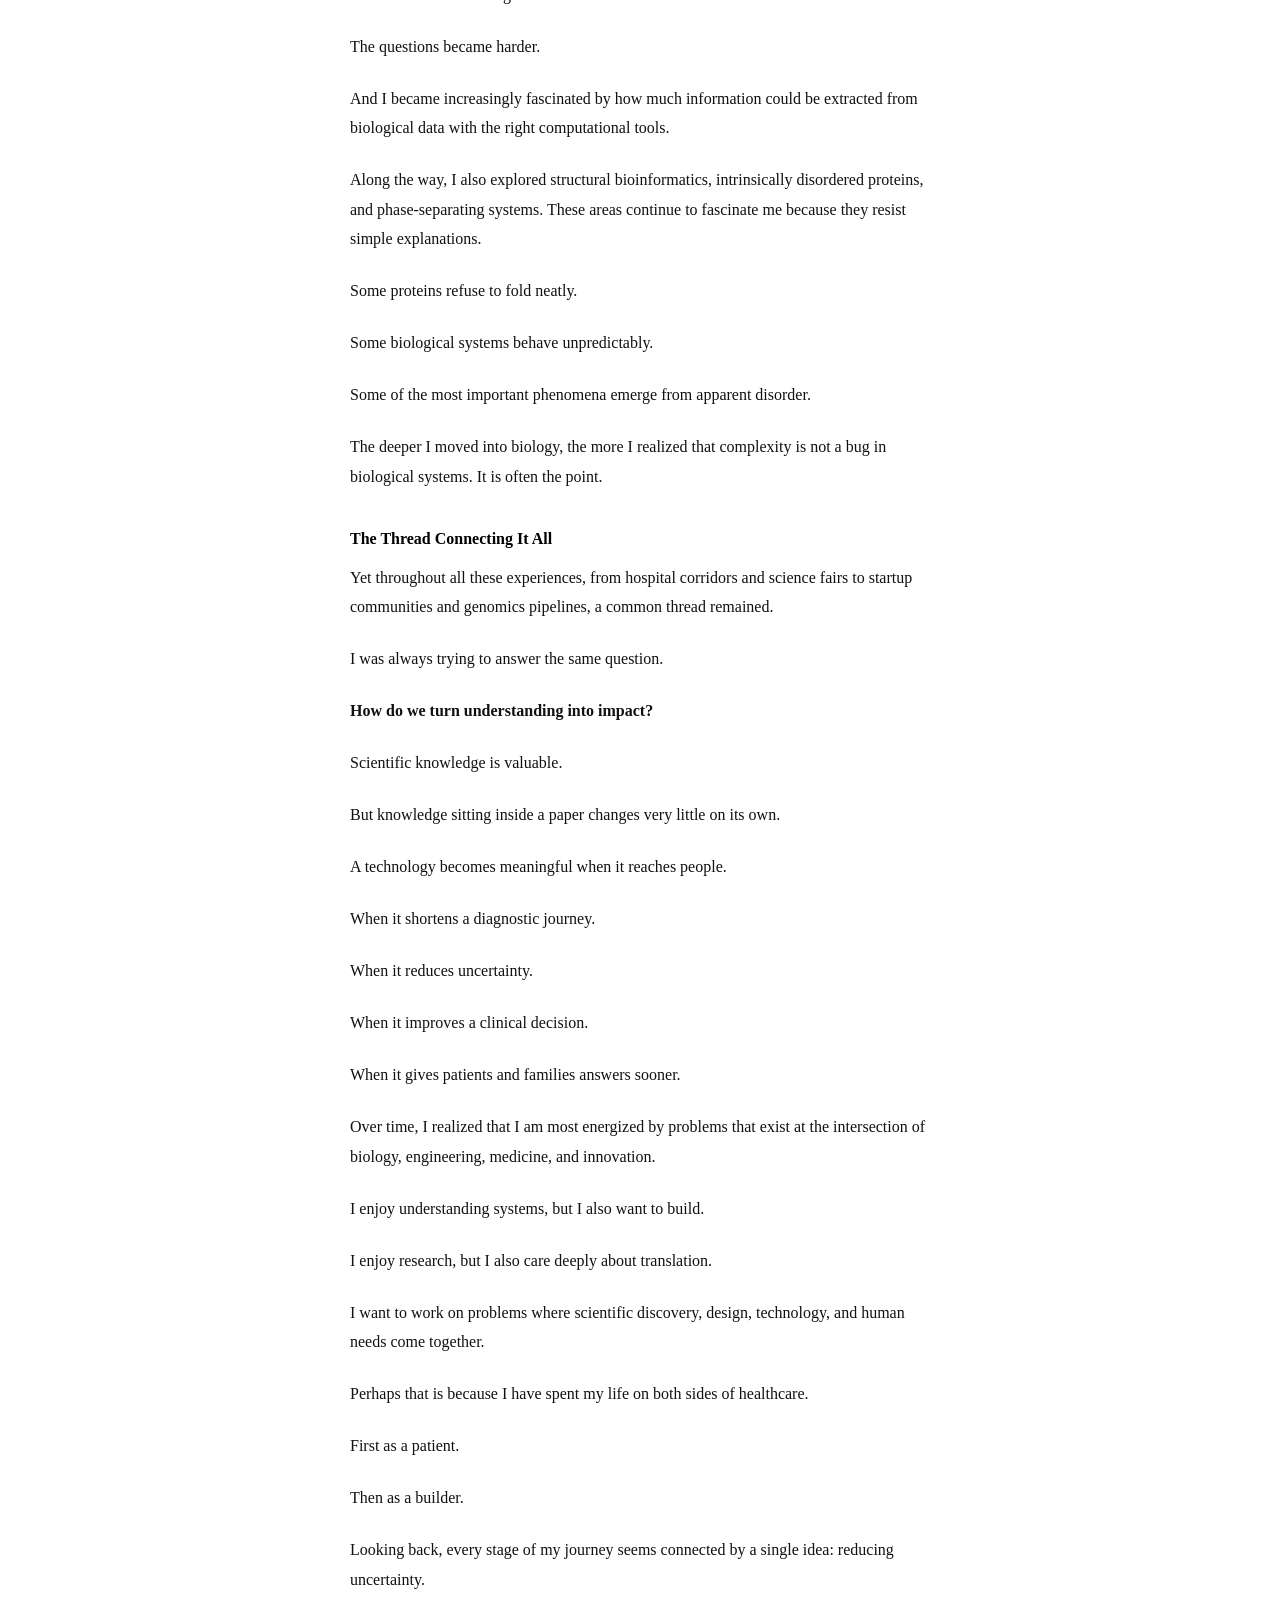
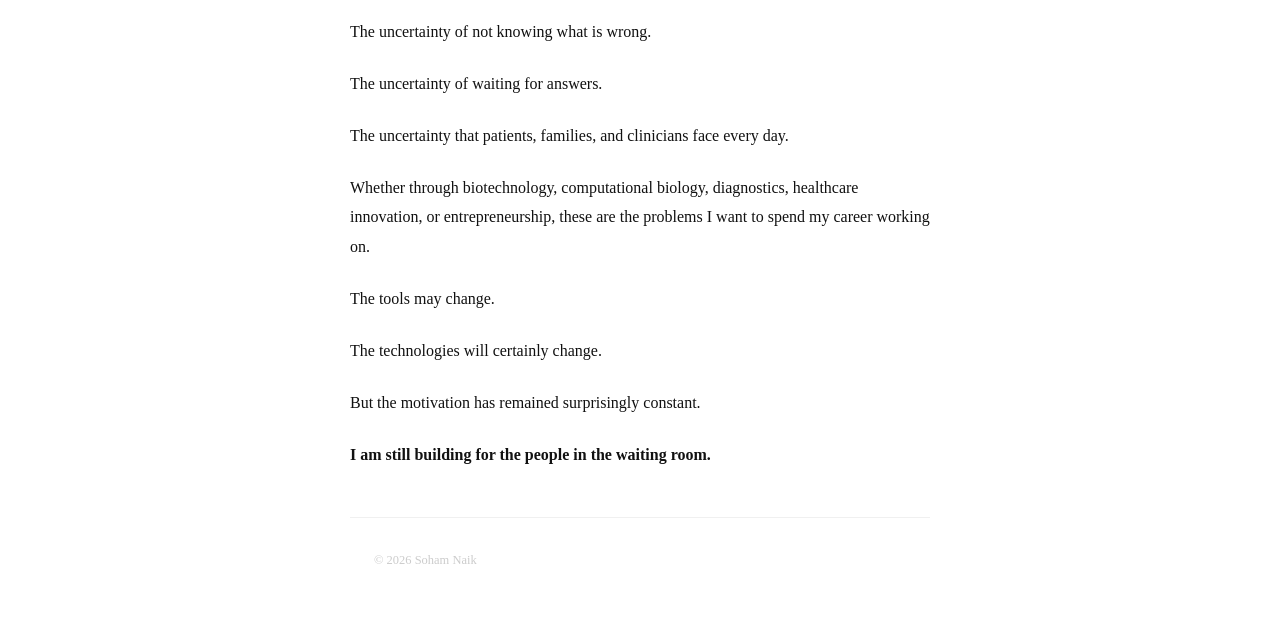
<file: posts/building-for-the-people-in-the-waiting-room.html>
<!DOCTYPE html>
<html lang="en">
<head>
    <meta charset="UTF-8">
    <meta name="viewport" content="width=device-width, initial-scale=1.0">
    <title>Building for the People in the Waiting Room</title>
    <meta name="description" content="The story of how childhood hospital visits shaped my interest in biology.">
    <link rel="icon" href="../main_character.png" type="image/png">
    <link rel="stylesheet" href="../style.css">
</head>
<body>
    <div class="container">

        <nav class="menu">
            <a href="../index.html">Home</a>
            <a href="../writings.html">Writings</a>
            <a href="../tidalgenomics/">Tidal Genomics</a>
        </nav>

        <a href="../writings.html" class="back-link">&larr; Back to Writings</a>

        <article>
            <header class="post-header">
                <h1 class="post-title">Building for the People in the Waiting Room</h1>
                <p class="post-meta">June 2026</p>
            </header>

            <div class="post-content">

                <p>Some children remember their first school picnic or their first trip to the beach.</p>

                <p>I remember the smell of antiseptic.</p>

                <p>From kindergarten through fourth standard, I was a regular at Goa Medical College. Weak immunity meant countless hospital visits, blood tests, scans, and long hours in waiting rooms. My medical file was thicker than most of my school textbooks.</p>

                <p>At that age, I didn't understand medicine. I didn't understand diagnostics. I didn't understand why doctors ordered certain tests or how they arrived at answers.</p>

                <p>What I did understand was uncertainty.</p>

                <p>I saw how illness affected not just patients, but entire families. I watched my parents wait for test results. I watched doctors search for answers. Long before I knew what biotechnology was, I became fascinated by the systems that keep us healthy when they work and what happens when they don't.</p>

                <p>Those early experiences quietly shaped me.</p>

                <p>As my health improved, curiosity slowly replaced helplessness. I wanted to understand the science behind what I had lived through.</p>

                <p>That curiosity eventually grew into a habit of building things.</p>

                <h2>Learning to Build</h2>

                <p>In eighth and ninth grade, I became fascinated by scientific questions that were far bigger than my understanding at the time. One of my earliest projects was a concept for a detector to study Weakly Interacting Massive Particles (WIMPs), hypothetical particles proposed as candidates for dark matter.</p>

                <p>Looking back, it was probably an absurdly ambitious project for a teenager.</p>

                <p>But that project taught me something important: ideas did not have to remain ideas.</p>

                <p>The concept eventually earned me recognition as Budding Scientist of Goa and later Budding Scientist of India, but the awards were never the point. The real reward was discovering the joy of taking an abstract question and turning it into something tangible.</p>

                <p>After that, I kept looking for problems to solve.</p>

                <p>By high school, I became interested in environmental health and began building Aircube, a smart air-quality monitoring system using Arduino-based sensors. Over the next few years, I refined the system repeatedly, improving its accuracy and expanding its capabilities.</p>

                <p>Aircube taught me my first lesson in preventive healthcare.</p>

                <p>Sometimes the best way to help people is not through treatment. Sometimes it is through information. The right information, delivered at the right time, can help people make better decisions long before a problem becomes a crisis.</p>

                <p>That idea stayed with me.</p>

                <h2>From Environmental Monitoring to Healthcare</h2>

                <p>When I entered college to study biotechnology, my focus shifted from environmental monitoring to healthcare.</p>

                <p>I became increasingly interested in diagnostics because diagnostics sit at the beginning of almost every healthcare journey. Before treatment comes understanding. Before intervention comes identification.</p>

                <p>During my undergraduate years, I worked on a project called <em>Swastha</em>, a histopathological image analysis tool for breast cancer detection. The goal was to use computational approaches to assist pathologists in making faster and more accurate assessments.</p>

                <p>For the first time, I saw code not simply as a technical skill, but as a clinical tool.</p>

                <p>A better algorithm could help a doctor reach an answer sooner.</p>

                <p>A faster answer could reduce uncertainty for a patient.</p>

                <p>The connection between computation and healthcare suddenly felt very real.</p>

                <h2>Learning Through Community</h2>

                <p>Around the same time, I became involved in Goa's startup and innovation ecosystem. I attended Product Hunt meetups, joined Goa's Programmers Group, and served on the Institution's Innovation Council at Dhempe College. Through hackathons, innovation challenges, and countless conversations with builders, founders, and researchers, I learned another important lesson.</p>

                <p>Innovation is rarely a solo act.</p>

                <p>The best ideas emerge when people from different disciplines challenge one another, contribute different perspectives, and work together toward a common goal.</p>

                <p>That realization would become increasingly important as my interests evolved.</p>

                <h2>Finding Computational Biology</h2>

                <p>During my Master's in Marine Biotechnology and later at CSIR-National Institute of Oceanography, I found myself drawn toward computational biology.</p>

                <p>At first, this seemed like a departure from healthcare.</p>

                <p>In reality, it was another step toward understanding complexity.</p>

                <p>I worked on marine metagenomics, environmental genomics, microbial genome reconstruction, and large-scale biological data analysis. My days were spent building bioinformatics pipelines, classifying organisms hidden within environmental samples, reconstructing genomes, and trying to understand what biological systems were doing beneath the surface.</p>

                <p>The datasets became larger.</p>

                <p>The questions became harder.</p>

                <p>And I became increasingly fascinated by how much information could be extracted from biological data with the right computational tools.</p>

                <p>Along the way, I also explored structural bioinformatics, intrinsically disordered proteins, and phase-separating systems. These areas continue to fascinate me because they resist simple explanations.</p>

                <p>Some proteins refuse to fold neatly.</p>

                <p>Some biological systems behave unpredictably.</p>

                <p>Some of the most important phenomena emerge from apparent disorder.</p>

                <p>The deeper I moved into biology, the more I realized that complexity is not a bug in biological systems. It is often the point.</p>

                <h2>The Thread Connecting It All</h2>

                <p>Yet throughout all these experiences, from hospital corridors and science fairs to startup communities and genomics pipelines, a common thread remained.</p>

                <p>I was always trying to answer the same question.</p>

                <p><strong>How do we turn understanding into impact?</strong></p>

                <p>Scientific knowledge is valuable.</p>

                <p>But knowledge sitting inside a paper changes very little on its own.</p>

                <p>A technology becomes meaningful when it reaches people.</p>

                <p>When it shortens a diagnostic journey.</p>

                <p>When it reduces uncertainty.</p>

                <p>When it improves a clinical decision.</p>

                <p>When it gives patients and families answers sooner.</p>

                <p>Over time, I realized that I am most energized by problems that exist at the intersection of biology, engineering, medicine, and innovation.</p>

                <p>I enjoy understanding systems, but I also want to build.</p>

                <p>I enjoy research, but I also care deeply about translation.</p>

                <p>I want to work on problems where scientific discovery, design, technology, and human needs come together.</p>

                <p>Perhaps that is because I have spent my life on both sides of healthcare.</p>

                <p>First as a patient.</p>

                <p>Then as a builder.</p>

                <p>Looking back, every stage of my journey seems connected by a single idea: reducing uncertainty.</p>

                <p>The uncertainty of not knowing what is wrong.</p>

                <p>The uncertainty of waiting for answers.</p>

                <p>The uncertainty that patients, families, and clinicians face every day.</p>

                <p>Whether through biotechnology, computational biology, diagnostics, healthcare innovation, or entrepreneurship, these are the problems I want to spend my career working on.</p>

                <p>The tools may change.</p>

                <p>The technologies will certainly change.</p>

                <p>But the motivation has remained surprisingly constant.</p>

                <p><strong>I am still building for the people in the waiting room.</strong></p>

            </div>
        </article>

    </div>

    <footer class="footer">
        <p>&copy; 2026 Soham Naik</p>
    </footer>

    <script src="../script.js"></script>
</body>
</html>
</file>
<file: style.css>
/* Reset */
*, *::before, *::after {
    margin: 0;
    padding: 0;
    box-sizing: border-box;
}

/* Base */
html {
    font-size: 16px;
}

body {
    font-family: Georgia, "Times New Roman", Times, serif;
    background-color: #ffffff;
    color: #000000;
    line-height: 1.7;
    padding: 3rem 1.5rem;
}

/* Container */
.container {
    max-width: 580px;
    margin: 0 auto;
    width: 100%;
}

/* Navigation */
.menu {
    margin-bottom: 3rem;
}

.menu a {
    color: #878585;
    text-decoration: none;
    font-size: 0.875rem;
    margin-right: 1.25rem;
}

.menu a:hover {
    color: #000;
}

/* Hero */
.hero {
    margin-bottom: 2rem;
}

h1 {
    font-size: 2.2rem;
    font-weight: normal;
    line-height: 1.2;
    margin-bottom: 0.4rem;
    color: #000;
}

.subtitle {
    font-size: 0.95rem;
    color: #888;
    letter-spacing: 0.03em;
}

/* Profile photo */
.profile-photo-container {
    margin-bottom: 3rem;
}

.profile-photo {
    width: 120px;
    height: 120px;
    object-fit: cover;
    display: block;
}

.profile-placeholder {
    width: 120px;
    height: 120px;
    display: none;
    align-items: center;
    justify-content: center;
    background-color: #f4f4f4;
}

/* Section label */
.section-label {
    display: block;
    font-size: 0.7rem;
    font-weight: normal;
    font-family: Georgia, "Times New Roman", Times, serif;
    text-transform: uppercase;
    letter-spacing: 0.12em;
    color: #878585;
    margin-bottom: 1rem;
}

/* Generic section spacing */
.section {
    margin-bottom: 3rem;
}

/* About list */
.about-list {
    list-style: none;
    padding: 0;
}

.about-list li {
    font-size: 0.95rem;
    color: #333;
    padding-left: 1.1rem;
    position: relative;
    margin-bottom: 0.45rem;
    line-height: 1.55;
}

.about-list li::before {
    content: '\00B7';
    position: absolute;
    left: 0;
    color: #878585;
}

/* Story */
.story p {
    font-size: 1rem;
    color: #111;
    margin-bottom: 1.25rem;
    line-height: 1.8;
}

.story p:last-child {
    margin-bottom: 0;
}

/* Interests */
.interests-list {
    list-style: none;
    padding: 0;
}

.interests-list li {
    font-size: 0.9rem;
    color: #444;
    padding-left: 1.1rem;
    position: relative;
    margin-bottom: 0.4rem;
    line-height: 1.6;
}

.interests-list li::before {
    content: '\00B7';
    position: absolute;
    left: 0;
    color: #878585;
}

/* Featured essay */
.featured {
    border-top: 1px solid #e8e8e8;
    padding-top: 2.5rem;
    margin-bottom: 3rem;
}

.featured-title {
    font-size: 1.15rem;
    font-weight: normal;
    line-height: 1.45;
    margin-bottom: 0.75rem;
    color: #000;
}

.featured-description {
    font-size: 0.9rem;
    color: #666;
    line-height: 1.65;
    margin-bottom: 1.1rem;
}

.featured-link {
    font-size: 0.875rem;
    color: #000;
    text-decoration: none;
    border-bottom: 1px solid #000;
    padding-bottom: 1px;
}

.featured-link:hover {
    color: #555;
    border-bottom-color: #555;
}

/* Featured publication (mirrors .featured) */
.featured-publication {
    border-top: 1px solid #e8e8e8;
    padding-top: 2.5rem;
    margin-bottom: 3rem;
}

/* Writings page list */
.writings-intro {
    font-size: 0.95rem;
    color: #555;
    margin-bottom: 2.5rem;
    line-height: 1.7;
}

.writings-list {
    margin-top: 0;
}

.writing-item {
    margin-bottom: 2.25rem;
    padding-bottom: 2.25rem;
    border-bottom: 1px solid #f0f0f0;
}

.writing-item:last-child {
    border-bottom: none;
    padding-bottom: 0;
}

.writing-item-title {
    font-size: 1.05rem;
    font-weight: normal;
    line-height: 1.4;
    margin-bottom: 0.2rem;
}

.writing-item-title a {
    color: #000;
    text-decoration: none;
}

.writing-item-title a:hover {
    text-decoration: underline;
}

.writing-item-meta {
    font-size: 0.78rem;
    color: #aaa;
    text-transform: uppercase;
    letter-spacing: 0.08em;
    margin-bottom: 0.5rem;
}

.writing-item-description {
    font-size: 0.88rem;
    color: #666;
    line-height: 1.6;
}

/* Post pages */
.back-link {
    display: inline-block;
    font-size: 0.83rem;
    color: #aaa;
    text-decoration: none;
    margin-bottom: 2.5rem;
}

.back-link:hover {
    color: #000;
}

.post-header {
    margin-bottom: 2.5rem;
    padding-bottom: 1.5rem;
    border-bottom: 1px solid #f0f0f0;
}

.post-title {
    font-size: 1.75rem;
    font-weight: normal;
    line-height: 1.3;
    margin-bottom: 0.6rem;
    color: #000;
}

.post-meta {
    font-size: 0.78rem;
    color: #aaa;
    text-transform: uppercase;
    letter-spacing: 0.1em;
}

.post-content p {
    font-size: 1rem;
    line-height: 1.85;
    color: #111;
    margin-bottom: 1.4rem;
}

.post-content p:last-child {
    margin-bottom: 0;
}

.post-content h2 {
    font-size: 1rem;
    font-weight: bold;
    color: #000;
    margin-top: 2.25rem;
    margin-bottom: 0.8rem;
    line-height: 1.4;
}

/* Footer */
.footer {
    max-width: 580px;
    margin: 3rem auto 0;
    padding: 2rem 1.5rem 0;
    border-top: 1px solid #f0f0f0;
}

.footer-links {
    margin-bottom: 0.75rem;
}

.footer-links a {
    font-size: 0.83rem;
    color: #888;
    text-decoration: none;
    margin-right: 1.1rem;
}

.footer-links a:hover {
    color: #000;
}

.footer p {
    font-size: 0.78rem;
    color: #ccc;
}

/* Responsive — tablet */
@media (max-width: 768px) {
    body {
        padding: 2.25rem 1.25rem;
    }

    h1 {
        font-size: 2rem;
    }

    .post-title {
        font-size: 1.55rem;
    }
}

/* Responsive — mobile */
@media (max-width: 480px) {
    body {
        padding: 1.75rem 1rem;
    }

    h1 {
        font-size: 1.75rem;
    }

    .menu {
        margin-bottom: 2rem;
    }

    .hero {
        margin-bottom: 1.5rem;
    }

    .profile-photo-container {
        margin-bottom: 2.25rem;
    }

    .section {
        margin-bottom: 2.25rem;
    }

    .featured {
        padding-top: 2rem;
        margin-bottom: 2.25rem;
    }

    .post-title {
        font-size: 1.4rem;
    }

    .footer {
        padding: 1.5rem 0 0;
    }
}
</file>
<file: tidalgenomics/tidal.css>
/* Tidal Genomics — page styles (self-contained; does not use ../style.css) */

:root {
    --blue: #0e24cd;
    --blue-deep: #060f5c;
    --blue-soft: #e9ecff;
    --ink: #0b1150;
    --muted: #4b55a0;
    --paper: #ffffff;
    --radius: 20px;
    --shadow: 6px 6px 0 var(--blue);
    --display: "Bebas Neue", "Oswald", Impact, "Arial Narrow", sans-serif;
    --body: "Nunito", "Segoe UI", system-ui, -apple-system, sans-serif;
}

*, *::before, *::after { margin: 0; padding: 0; box-sizing: border-box; }

html { scroll-behavior: smooth; scroll-padding-top: 5rem; }

body {
    font-family: var(--body);
    font-size: 1.0625rem;
    line-height: 1.7;
    color: var(--ink);
    background: var(--paper);
    -webkit-font-smoothing: antialiased;
}

img { max-width: 100%; display: block; }
a { color: inherit; }

:focus-visible {
    outline: 3px solid var(--blue);
    outline-offset: 3px;
    border-radius: 6px;
}

.wrap { width: min(1040px, 100% - 3rem); margin-inline: auto; }

/* ---------- Sparkles ---------- */
.spark { width: 1em; height: 1em; fill: currentColor; display: inline-block; flex: none; }
.twinkle { animation: twinkle 3.6s ease-in-out infinite; }
.twinkle.d1 { animation-delay: .8s; }
.twinkle.d2 { animation-delay: 1.7s; }
@keyframes twinkle {
    0%, 100% { opacity: 1; transform: scale(1) rotate(0deg); }
    50% { opacity: .35; transform: scale(.7) rotate(20deg); }
}

/* ---------- Nav ---------- */
.nav {
    position: sticky; top: 0; z-index: 50;
    background: rgba(255, 255, 255, .88);
    backdrop-filter: blur(10px);
    -webkit-backdrop-filter: blur(10px);
    border-bottom: 2px solid transparent;
    transition: border-color .25s ease;
}
.nav.scrolled { border-bottom-color: var(--blue); }
.nav-inner {
    display: flex; align-items: center; justify-content: space-between;
    gap: 1rem; padding: .6rem 0;
}
.brand { display: flex; align-items: center; gap: .6rem; text-decoration: none; }
.brand img { width: 40px; height: 40px; border-radius: 50%; }
.brand span {
    font-family: var(--display); font-size: 1.5rem; letter-spacing: .04em;
    color: var(--blue); line-height: 1;
}
.nav-links { display: flex; align-items: center; gap: 1.4rem; }
.nav-links a:not(.btn) {
    text-decoration: none; font-weight: 700; font-size: .92rem; color: var(--muted);
}
.nav-links a:not(.btn):hover { color: var(--blue); }

/* ---------- Buttons ---------- */
.btn {
    display: inline-flex; align-items: center; gap: .5rem;
    font-family: var(--body); font-weight: 800; font-size: .95rem;
    text-decoration: none; letter-spacing: .02em;
    padding: .65rem 1.3rem;
    border: 2.5px solid var(--blue); border-radius: 999px;
    background: var(--blue); color: #fff;
    box-shadow: 4px 4px 0 var(--blue-deep);
    transition: transform .15s ease, box-shadow .15s ease;
}
.btn:hover { transform: translate(2px, 2px); box-shadow: 2px 2px 0 var(--blue-deep); }
.btn:active { transform: translate(4px, 4px); box-shadow: 0 0 0 var(--blue-deep); }
.btn.ghost { background: #fff; color: var(--blue); box-shadow: 4px 4px 0 var(--blue); }
.btn.ghost:hover { box-shadow: 2px 2px 0 var(--blue); }
.btn.big { font-size: 1.1rem; padding: .85rem 1.8rem; }
.btn.small { font-size: .85rem; padding: .45rem 1rem; box-shadow: 3px 3px 0 var(--blue-deep); }

/* ---------- Hero ---------- */
.hero { position: relative; padding: 1.5rem 0 4.5rem; overflow: hidden; }
.hero::before {
    content: ""; position: absolute; inset: 0 0 auto auto;
    width: 55%; height: 100%;
    background-image: radial-gradient(var(--blue) 1.3px, transparent 1.6px);
    background-size: 15px 15px;
    opacity: .14;
    -webkit-mask-image: linear-gradient(to left, #000, transparent 85%);
    mask-image: linear-gradient(to left, #000, transparent 85%);
    pointer-events: none;
}
.banner {
    position: relative;
    border: 2.5px solid var(--blue); border-radius: var(--radius);
    box-shadow: var(--shadow); overflow: hidden; background: #fff;
}
.banner img { width: 100%; height: auto; }
.hero-copy { position: relative; margin-top: 3rem; }
.kicker {
    display: inline-flex; align-items: center; gap: .5rem;
    font-weight: 800; font-size: .8rem; letter-spacing: .14em; text-transform: uppercase;
    color: var(--blue); background: var(--blue-soft);
    padding: .35rem .9rem; border-radius: 999px; margin-bottom: 1.2rem;
}
h1 {
    font-family: var(--display); font-weight: 400;
    font-size: clamp(2.8rem, 8vw, 5.2rem); line-height: .98; letter-spacing: .01em;
    color: var(--blue); margin-bottom: 1.1rem;
}
.lede { font-size: 1.3rem; line-height: 1.65; color: var(--ink); }
.hero-actions { display: flex; flex-wrap: wrap; gap: 1rem; margin-top: 1.8rem; }
.chips { display: flex; flex-wrap: wrap; gap: .6rem; margin-top: 2rem; list-style: none; }
.chips li {
    font-weight: 800; font-size: .85rem;
    border: 2px solid var(--blue); color: var(--blue);
    padding: .3rem .85rem; border-radius: 999px; background: #fff;
}
.hero-spark { position: absolute; color: var(--blue); }
.hero-spark.a { right: 6%; top: 3.2rem; font-size: 2.4rem; }
.hero-spark.b { right: 16%; top: 9rem; font-size: 1.1rem; }
.hero-spark.c { right: 3%; top: 12rem; font-size: 1.5rem; }

/* ---------- Chapters (sections) ---------- */
.chapter { padding: 4.5rem 0; position: relative; }
.chapter-tag {
    display: flex; align-items: center; gap: .6rem;
    font-weight: 800; font-size: .8rem; letter-spacing: .16em; text-transform: uppercase;
    color: var(--muted); margin-bottom: .6rem;
}
.chapter-tag .num {
    font-family: var(--display); font-size: 1.6rem; letter-spacing: .05em; color: var(--blue);
}
h2 {
    font-family: var(--display); font-weight: 400;
    font-size: clamp(2.2rem, 5.5vw, 3.4rem); line-height: 1; letter-spacing: .01em;
    color: var(--blue); margin-bottom: 1.2rem;
}
.chapter p + p { margin-top: 1rem; }
.chapter .intro { font-size: 1.14rem; line-height: 1.75; }

.panel {
    background: #fff; border: 2.5px solid var(--blue); border-radius: var(--radius);
    box-shadow: var(--shadow); padding: 1.6rem 1.7rem;
    transition: transform .2s ease, box-shadow .2s ease;
}
.panel:hover { transform: translate(-2px, -2px); box-shadow: 8px 8px 0 var(--blue); }
.panel h3 {
    font-family: var(--display); font-weight: 400; font-size: 1.6rem;
    letter-spacing: .03em; color: var(--blue); line-height: 1.1; margin-bottom: .5rem;
}
.panel p { font-size: .98rem; line-height: 1.6; color: var(--ink); }

.grid-2 { display: grid; grid-template-columns: repeat(2, 1fr); gap: 1.8rem; margin-top: 2.2rem; }
.grid-3 { display: grid; grid-template-columns: repeat(3, 1fr); gap: 1.8rem; margin-top: 2.2rem; }

.tools {
    display: flex; flex-wrap: wrap; align-items: center; gap: .7rem;
    margin-top: 2.2rem; font-size: .9rem; font-weight: 700; color: var(--muted);
}
.tools .tool {
    font-weight: 800; color: var(--blue); background: var(--blue-soft);
    padding: .3rem .85rem; border-radius: 10px;
}

/* ---------- Cohort (inverted band) ---------- */
.band { position: relative; background: var(--blue); color: #fff; margin-top: 3rem; }
.band .wave {
    position: absolute; left: 0; right: 0; bottom: calc(100% - 1px); top: auto;
    width: 100%; height: 70px; display: block;
}
.band .wave path { fill: var(--blue); }
.band .chapter-tag { color: #bcc4ff; }
.band .chapter-tag .num, .band h2 { color: #fff; }
.band .intro { color: #e6e9ff; }

.batch-grid { display: grid; grid-template-columns: repeat(2, 1fr); gap: 1.8rem; margin-top: 2.4rem; }
.batch {
    background: #fff; color: var(--ink);
    border: 2.5px solid var(--blue-deep); border-radius: var(--radius);
    box-shadow: 6px 6px 0 var(--blue-deep); padding: 1.7rem;
}
.batch .label {
    font-weight: 800; font-size: .75rem; letter-spacing: .16em; text-transform: uppercase; color: var(--muted);
}
.batch .dates { font-family: var(--display); font-size: 2.3rem; line-height: 1.05; color: var(--blue); margin: .2rem 0 .8rem; letter-spacing: .02em; }
.batch .dates small { font-size: 1.1rem; color: var(--muted); letter-spacing: .06em; }
.batch ul { list-style: none; font-size: .95rem; }
.batch li { display: flex; gap: .6rem; align-items: baseline; margin-top: .3rem; }
.batch li .spark { color: var(--blue); font-size: .7rem; transform: translateY(1px); }

.price-row {
    display: flex; flex-wrap: wrap; align-items: center; justify-content: space-between; gap: 1.2rem;
    margin-top: 2.4rem; padding-top: 1.8rem; border-top: 2px dashed rgba(255, 255, 255, .45);
}
.price { font-family: var(--display); font-size: 3.4rem; line-height: 1; letter-spacing: .02em; }
.price small { display: block; font-family: var(--body); font-size: .85rem; font-weight: 700; color: #bcc4ff; letter-spacing: .04em; margin-top: .3rem; }
.band .btn { background: #fff; color: var(--blue); border-color: #fff; box-shadow: 4px 4px 0 var(--blue-deep); }

/* ---------- Curriculum timeline ---------- */
.timeline { list-style: none; position: relative; margin-top: 2.6rem; padding-left: 0; }
.timeline::before {
    content: ""; position: absolute; left: 26px; top: 10px; bottom: 10px;
    border-left: 3px dashed var(--blue); opacity: .35;
}
.day { position: relative; padding-left: 4.6rem; margin-bottom: 1.8rem; }
.day:last-child { margin-bottom: 0; }
.day .node {
    position: absolute; left: 0; top: 1.1rem;
    width: 54px; height: 54px; border-radius: 50%;
    background: var(--blue); color: #fff; border: 3px solid #fff; box-shadow: 0 0 0 2.5px var(--blue);
    display: grid; place-items: center; font-family: var(--display); font-size: 1.5rem; letter-spacing: .03em;
}
.day .panel { padding: 1.3rem 1.6rem; }
.day .when {
    font-weight: 800; font-size: .72rem; letter-spacing: .16em; text-transform: uppercase; color: var(--muted);
    margin-bottom: .1rem;
}
.day h3 { font-size: 1.75rem; }
.day .tag {
    display: inline-block; margin-top: .7rem; font-size: .75rem; font-weight: 800;
    color: var(--blue); background: var(--blue-soft); padding: .15rem .65rem; border-radius: 999px;
}
.cert-note {
    margin-top: 2.4rem; display: flex; gap: .8rem; align-items: flex-start;
    background: var(--blue-soft); border-radius: var(--radius); padding: 1.2rem 1.5rem; font-size: .98rem;
}
.cert-note .spark { color: var(--blue); font-size: 1.3rem; margin-top: .2rem; }

/* ---------- Instructor ---------- */
.instructor { display: grid; grid-template-columns: 220px 1fr; gap: 2.4rem; align-items: center; margin-top: 2rem; }
.instructor .badge img { width: 220px; height: 220px; border-radius: 50%; object-fit: cover; object-position: 52% 20%; border: 4px solid var(--blue); }
.instructor ul { list-style: none; margin-top: 1rem; }
.instructor li { display: flex; gap: .7rem; align-items: baseline; margin-top: .5rem; font-size: .98rem; }
.instructor li .spark { color: var(--blue); font-size: .75rem; }
.text-link { font-weight: 800; color: var(--blue); text-decoration: none; border-bottom: 2px solid var(--blue); }
.text-link:hover { background: var(--blue-soft); }

/* ---------- Final CTA + footer ---------- */
.final { text-align: center; padding: 4rem 0 5rem; }
.final h2 { margin-bottom: .6rem; }
.final p { color: var(--muted); margin-bottom: 1.8rem; }
.footer { border-top: 2px solid var(--blue); padding: 1.6rem 0 2.4rem; font-size: .88rem; color: var(--muted); }
.footer-inner { display: flex; flex-wrap: wrap; justify-content: space-between; gap: .8rem; }
.footer a { color: var(--blue); font-weight: 800; text-decoration: none; }
.footer a:hover { text-decoration: underline; }

/* ---------- v2 additions ---------- */
.sub-head {
    font-family: var(--display); font-weight: 400; font-size: 2rem; letter-spacing: .02em;
    color: var(--blue); line-height: 1.1; margin: 3.2rem 0 .8rem;
}
.steps4 { list-style: none; display: grid; grid-template-columns: repeat(4, 1fr); gap: 1.4rem; margin-top: 2rem; counter-reset: st; }
.steps4 .panel { padding: 1.3rem 1.2rem; position: relative; }
.steps4 .panel::after {
    content: "\2192"; position: absolute; right: -1.25rem; top: 50%; transform: translateY(-50%);
    font-weight: 800; color: var(--blue); font-size: 1.2rem; background: #fff; line-height: 1; z-index: 2;
}
.steps4 .panel:last-child::after { content: none; }
.steps4 h3 { font-size: 1.45rem; }
.ico { width: 44px; height: 44px; color: var(--blue); margin-bottom: .6rem; }

.skills .panel { position: relative; padding-top: 2.2rem; }
.skill-n {
    position: absolute; top: .55rem; right: 1rem;
    font-family: var(--display); font-size: 1.5rem; color: var(--blue); opacity: .28; letter-spacing: .04em;
}
.plus {
    display: flex; gap: 1.2rem; align-items: flex-start; flex-wrap: wrap;
    margin-top: 2.2rem; background: var(--blue-soft); border-radius: var(--radius); padding: 1.3rem 1.6rem;
}
.plus-label {
    display: inline-flex; align-items: center; gap: .4rem; font-family: var(--display);
    font-size: 1.5rem; letter-spacing: .05em; color: var(--blue); line-height: 1.3;
}
.plus ul { list-style: none; flex: 1 1 360px; display: grid; grid-template-columns: 1fr 1fr; gap: .3rem 1.6rem; font-size: .96rem; }
.plus li { position: relative; padding-left: 1.1rem; }
.plus li::before { content: ""; position: absolute; left: 0; top: .62em; width: 7px; height: 7px; background: var(--blue); transform: rotate(45deg); }

.pipeline {
    list-style: none; display: flex; flex-wrap: wrap; gap: .5rem .35rem; margin-top: 1.8rem; align-items: center;
}
.pipeline li {
    font-weight: 800; font-size: .85rem; color: var(--blue);
    border: 2px solid var(--blue); border-radius: 999px; padding: .25rem .8rem; background: #fff;
}
.pipeline li + li::before { content: "\2192"; margin-right: .55rem; margin-left: -.3rem; font-weight: 800; }
.pipeline li + li { border-left-width: 2px; }

.day .hook { font-weight: 700; color: var(--ink); font-size: 1.02rem; margin-bottom: .6rem; }
.does { list-style: none; margin: 0; }
.does li { position: relative; padding-left: 1.2rem; font-size: .95rem; line-height: 1.55; margin-top: .3rem; }
.does li::before { content: ""; position: absolute; left: 0; top: .6em; width: 7px; height: 7px; background: var(--blue); transform: rotate(45deg); }
.mini-tools { display: flex; flex-wrap: wrap; gap: .4rem; margin-top: .9rem; }
.mini-tools span {
    font-size: .74rem; font-weight: 800; color: var(--blue); background: var(--blue-soft);
    padding: .12rem .6rem; border-radius: 999px;
}

.cert-line {
    display: flex; gap: .6rem; align-items: center; margin-top: 2rem;
    font-weight: 700; color: var(--blue);
}
.cert-line .spark { font-size: 1.1rem; }

.faq { margin-top: 1.6rem; display: grid; gap: 1rem; }
.faq details {
    border: 2.5px solid var(--blue); border-radius: var(--radius); background: #fff;
    box-shadow: 4px 4px 0 var(--blue); padding: 0 1.4rem;
}
.faq summary {
    cursor: pointer; list-style: none; font-weight: 800; padding: 1rem 2rem 1rem 0; position: relative; color: var(--blue);
}
.faq summary::-webkit-details-marker { display: none; }
.faq summary::after {
    content: "+"; position: absolute; right: 0; top: 50%; transform: translateY(-50%);
    font-family: var(--display); font-size: 1.8rem; line-height: 1;
}
.faq details[open] summary::after { content: "\2212"; }
.faq details p { padding-bottom: 1.1rem; font-size: .98rem; }

.udyam-line {
    display: flex; gap: .6rem; align-items: flex-start; margin-top: 1.2rem;
    font-weight: 700; color: var(--blue); font-size: .98rem;
}
.udyam-line .spark { font-size: 1rem; margin-top: .3rem; }
.footer-legal { display: flex; flex-direction: column; gap: .2rem; }
.footer-legal span { text-wrap: balance; }

/* ---------- Line-break control ---------- */
h1, h2, h3, summary { text-wrap: balance; }
p, li { text-wrap: pretty; }
.nw, .chips li, .mini-tools span, .tools .tool, .pipeline li, .btn, .skill-n, .brand span { white-space: nowrap; }
.price { white-space: nowrap; }
.price small { white-space: normal; }
.kicker { text-wrap: balance; }

/* ---------- Reveal on scroll ---------- */
.js .reveal { opacity: 0; transform: translateY(18px); transition: opacity .6s ease, transform .6s ease; }
.js .reveal.in { opacity: 1; transform: none; }

@media (prefers-reduced-motion: reduce) {
    html { scroll-behavior: auto; }
    .twinkle { animation: none; }
    .js .reveal { opacity: 1; transform: none; transition: none; }
    .btn, .panel { transition: none; }
}

/* ---------- Conversion additions ---------- */
.offer {
    margin-top: 1.4rem; max-width: 40rem; padding: .9rem 1.2rem;
    border: 2px solid var(--blue); border-radius: var(--radius); background: var(--blue-soft);
    font-size: .98rem; line-height: 1.55;
}
.offer strong { color: var(--blue); }
.was { text-decoration: line-through; opacity: .65; font-weight: 700; }
.price .was { font-size: 2rem; margin-right: .4rem; }
.cta-note { margin-top: 1rem; max-width: 38rem; font-size: .9rem; color: var(--muted); line-height: 1.5; }
.founding-why { margin-top: 1rem; }
.fit { display: grid; grid-template-columns: repeat(2, 1fr); gap: 1.8rem; margin-top: 2.2rem; }
.fit ul { list-style: none; display: grid; gap: .5rem; font-size: .96rem; }
.fit li { position: relative; padding-left: 1.1rem; }
.fit li::before { content: ""; position: absolute; left: 0; top: .62em; width: 7px; height: 7px; background: var(--blue); transform: rotate(45deg); }
.how-steps { list-style: none; padding: 0; }
.contact-line { margin-top: 1.2rem; font-weight: 700; }
.how-cta { margin-top: 1.6rem; }
.creds { list-style: none; margin-top: 1.2rem; display: grid; gap: .3rem; font-weight: 700; font-size: .95rem; }
.creds li { position: relative; padding-left: 1.1rem; }
.creds li::before { content: ""; position: absolute; left: 0; top: .62em; width: 7px; height: 7px; background: var(--blue); transform: rotate(45deg); }

/* ---------- Responsive ---------- */
@media (max-width: 860px) {
    .grid-3, .fit { grid-template-columns: 1fr; }
    .steps4 { grid-template-columns: repeat(2, 1fr); }
    .steps4 .panel:nth-child(2)::after { content: none; }
    .plus ul { grid-template-columns: 1fr; }
    .instructor { grid-template-columns: minmax(0, 1fr); text-align: left; }
    .instructor > * { min-width: 0; }
    .instructor .badge img { width: 160px; height: 160px; }
}
@media (max-width: 680px) {
    .steps4 { grid-template-columns: 1fr; }
    .steps4 .panel::after { content: "\2193"; right: auto; left: 50%; top: auto; bottom: -1.3rem; transform: translateX(-50%); }
    .steps4 .panel:nth-child(2)::after { content: "\2193"; }
    .sub-head { font-size: 1.7rem; margin-top: 2.6rem; }
    .plus-label { width: 100%; }
    .wrap { width: min(1040px, 100% - 2rem); }
    .nav-links a:not(.btn) { display: none; }
    .grid-2, .batch-grid { grid-template-columns: 1fr; }
    .chapter { padding: 3.2rem 0; }
    .hero { padding-bottom: 3rem; }
    .hero-copy { margin-top: 2rem; }
    .hero-spark { display: none; }
    .day { padding-left: 3.6rem; }
    .day .node { width: 44px; height: 44px; font-size: 1.25rem; top: 1rem; }
    .timeline::before { left: 21px; }
    .price-row { flex-direction: column; align-items: flex-start; }
}
</file>
